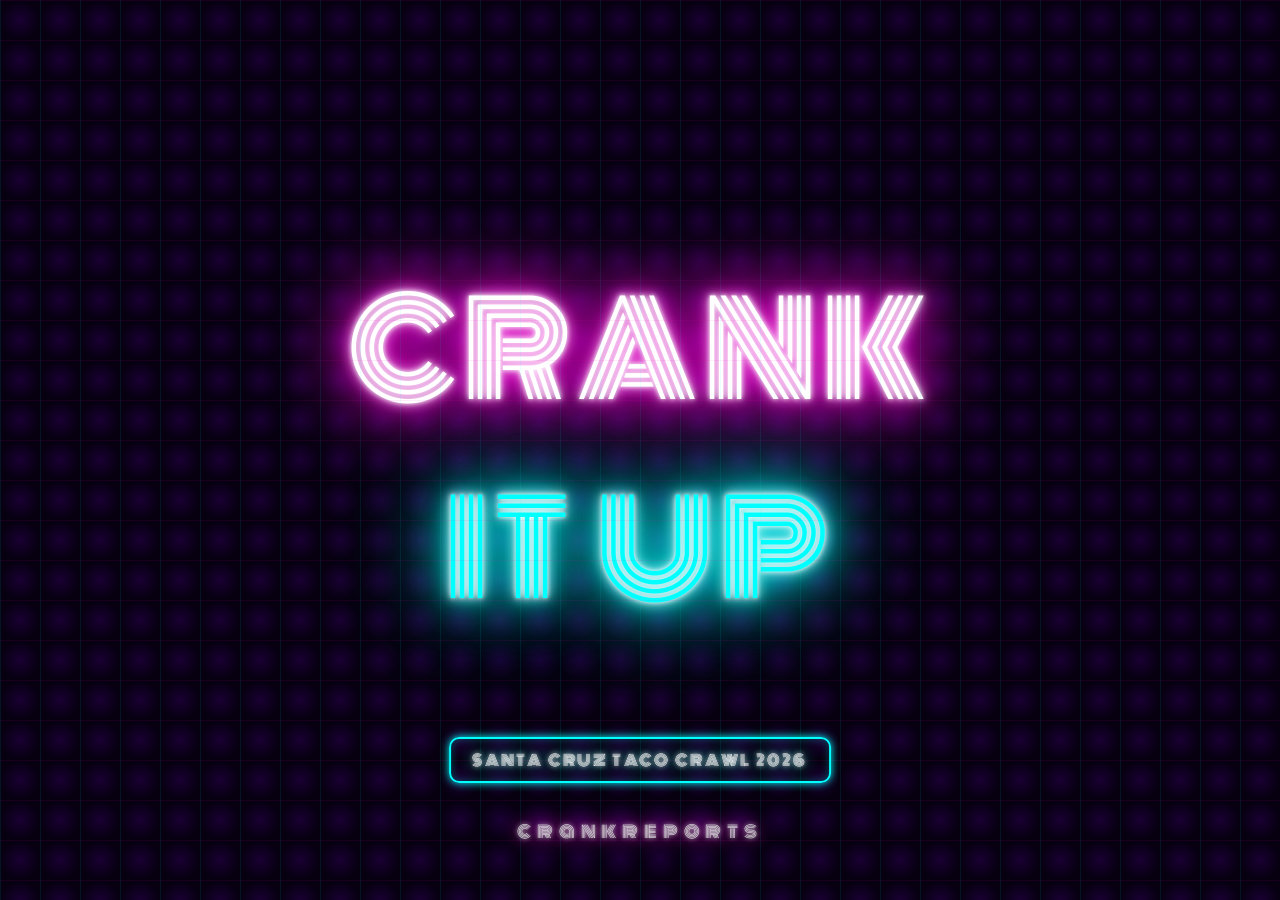
<file: index.html>
<!DOCTYPE html>
<html lang="en">
<head>
<meta charset="UTF-8">
<meta name="viewport" content="width=device-width, initial-scale=1.0">
<title>Crank It Up</title>
<link rel="preconnect" href="https://fonts.googleapis.com">
<link rel="preconnect" href="https://fonts.gstatic.com" crossorigin>
<link href="https://fonts.googleapis.com/css2?family=Monoton&display=swap" rel="stylesheet">
<style>
  * {
    margin: 0;
    padding: 0;
    box-sizing: border-box;
  }

  html, body {
    height: 100%;
    background: #060010;
    overflow: hidden;
  }

  body {
    display: flex;
    align-items: center;
    justify-content: center;
    background:
      radial-gradient(circle at 50% 50%, #1a0033 0%, #060010 70%);
    background-size: 40px 40px, 40px 40px, cover;
  }

  .grid {
    position: fixed;
    inset: 0;
    background-image:
      linear-gradient(rgba(255, 0, 200, 0.08) 1px, transparent 1px),
      linear-gradient(90deg, rgba(0, 255, 255, 0.08) 1px, transparent 1px);
    background-size: 40px 40px;
    pointer-events: none;
  }

  .stage {
    animation: spin 7s linear infinite;
  }

  .neon {
    font-family: 'Monoton', cursive;
    font-size: clamp(2.5rem, 10vw, 8rem);
    text-align: center;
    letter-spacing: 0.05em;
    color: #fff;
    text-shadow:
      0 0 5px #fff,
      0 0 12px #fff,
      0 0 20px #ff00de,
      0 0 40px #ff00de,
      0 0 70px #ff00de,
      0 0 100px #ff00de;
    animation: flicker 3.5s infinite alternate;
    white-space: nowrap;
  }

  .neon span {
    display: block;
  }

  .neon .up {
    color: #0ff;
    text-shadow:
      0 0 5px #fff,
      0 0 12px #fff,
      0 0 20px #0ff,
      0 0 40px #0ff,
      0 0 70px #0ff,
      0 0 100px #0ff;
  }

  .tagline {
    position: fixed;
    bottom: 6vh;
    left: 50%;
    transform: translateX(-50%);
    font-family: 'Monoton', cursive;
    font-size: clamp(0.7rem, 2vw, 1.2rem);
    color: #fff;
    letter-spacing: 0.3em;
    text-shadow: 0 0 5px #fff, 0 0 15px #ff00de, 0 0 30px #ff00de;
    opacity: 0.85;
  }

  .taco-button {
    position: fixed;
    bottom: 13vh;
    left: 50%;
    transform: translateX(-50%);
    padding: 0.6em 1.4em;
    font-family: 'Monoton', cursive;
    font-size: clamp(0.6rem, 1.6vw, 0.95rem);
    letter-spacing: 0.15em;
    color: #fff;
    text-decoration: none;
    border: 2px solid #0ff;
    border-radius: 10px;
    text-shadow: 0 0 5px #fff, 0 0 15px #0ff;
    box-shadow: 0 0 8px #0ff, inset 0 0 8px rgba(0, 255, 255, 0.3);
    transition: transform 0.15s ease, box-shadow 0.15s ease;
    white-space: nowrap;
  }

  .taco-button:hover {
    transform: translateX(-50%) scale(1.05);
    box-shadow: 0 0 20px #0ff, inset 0 0 12px rgba(0, 255, 255, 0.5);
  }

  @keyframes spin {
    from { transform: rotate(0deg); }
    to { transform: rotate(360deg); }
  }

  @keyframes flicker {
    0%, 18%, 22%, 25%, 53%, 57%, 100% {
      opacity: 1;
    }
    20%, 24%, 55% {
      opacity: 0.4;
    }
  }
</style>
</head>
<body>
  <div class="grid"></div>
  <div class="stage">
    <div class="neon">
      <span class="crank">CRANK</span>
      <span class="up">IT UP</span>
    </div>
  </div>
  <a class="taco-button" href="santa_cruz_taco_crawl_2026/">SANTA CRUZ TACO CRAWL 2026</a>
  <div class="tagline">crankreports</div>
</body>
</html>
</file>
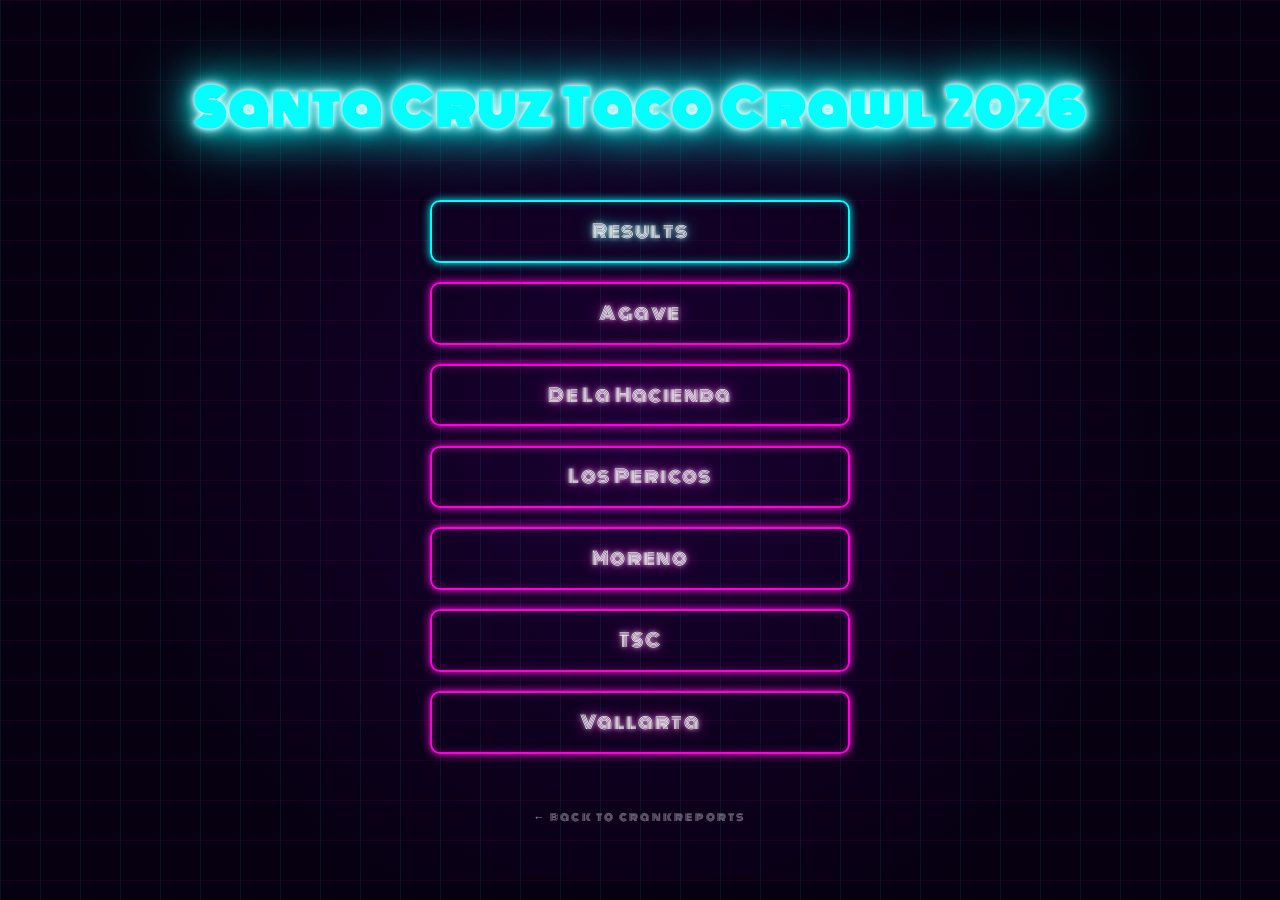
<file: santa_cruz_taco_crawl_2026/index.html>
<!DOCTYPE html>
<html lang="en">
<head>
<meta charset="UTF-8">
<meta name="viewport" content="width=device-width, initial-scale=1.0">
<title>Santa Cruz Taco Crawl 2026</title>
<link rel="preconnect" href="https://fonts.googleapis.com">
<link rel="preconnect" href="https://fonts.gstatic.com" crossorigin>
<link href="https://fonts.googleapis.com/css2?family=Monoton&display=swap" rel="stylesheet">
<style>
  * {
    margin: 0;
    padding: 0;
    box-sizing: border-box;
  }

  html, body {
    min-height: 100%;
    background: #060010;
  }

  body {
    display: flex;
    flex-direction: column;
    align-items: center;
    padding: 8vh 5vw 6vh;
    background: radial-gradient(circle at 50% 50%, #1a0033 0%, #060010 70%);
  }

  .grid {
    position: fixed;
    inset: 0;
    background-image:
      linear-gradient(rgba(255, 0, 200, 0.08) 1px, transparent 1px),
      linear-gradient(90deg, rgba(0, 255, 255, 0.08) 1px, transparent 1px);
    background-size: 40px 40px;
    pointer-events: none;
  }

  h1 {
    font-family: 'Monoton', cursive;
    font-size: clamp(1.4rem, 5vw, 3rem);
    text-align: center;
    letter-spacing: 0.05em;
    color: #0ff;
    text-shadow:
      0 0 5px #fff,
      0 0 12px #fff,
      0 0 20px #0ff,
      0 0 40px #0ff,
      0 0 70px #0ff;
    margin-bottom: 6vh;
    z-index: 1;
  }

  .links {
    display: flex;
    flex-direction: column;
    gap: 1.2rem;
    width: 100%;
    max-width: 420px;
    z-index: 1;
  }

  a.link {
    display: block;
    text-align: center;
    padding: 0.9em 1.2em;
    font-family: 'Monoton', cursive;
    font-size: clamp(0.8rem, 2.2vw, 1.1rem);
    letter-spacing: 0.08em;
    color: #fff;
    text-decoration: none;
    border: 2px solid #ff00de;
    border-radius: 10px;
    text-shadow: 0 0 5px #fff, 0 0 15px #ff00de;
    box-shadow: 0 0 8px #ff00de, inset 0 0 8px rgba(255, 0, 222, 0.3);
    transition: transform 0.15s ease, box-shadow 0.15s ease;
  }

  a.link:hover {
    transform: scale(1.04);
    box-shadow: 0 0 20px #ff00de, inset 0 0 12px rgba(255, 0, 222, 0.5);
  }

  a.link.results {
    border-color: #0ff;
    box-shadow: 0 0 8px #0ff, inset 0 0 8px rgba(0, 255, 255, 0.3);
    text-shadow: 0 0 5px #fff, 0 0 15px #0ff;
  }

  a.link.results:hover {
    box-shadow: 0 0 20px #0ff, inset 0 0 12px rgba(0, 255, 255, 0.5);
  }

  a.back {
    margin-top: 6vh;
    font-family: 'Monoton', cursive;
    font-size: 0.7rem;
    letter-spacing: 0.2em;
    color: #fff;
    opacity: 0.6;
    text-decoration: none;
    z-index: 1;
  }
</style>
</head>
<body>
  <div class="grid"></div>
  <h1>Santa Cruz Taco Crawl 2026</h1>
  <div class="links">
    <a class="link results" href="Results.html">Results</a>
    <a class="link" href="Agave.html">Agave</a>
    <a class="link" href="De%20La%20Hacienda.html">De La Hacienda</a>
    <a class="link" href="Los%20Pericos.html">Los Pericos</a>
    <a class="link" href="Moreno.html">Moreno</a>
    <a class="link" href="TSC.html">TSC</a>
    <a class="link" href="Vallarta.html">Vallarta</a>
  </div>
  <a class="back" href="../">&larr; back to crankreports</a>
</body>
</html>
</file>
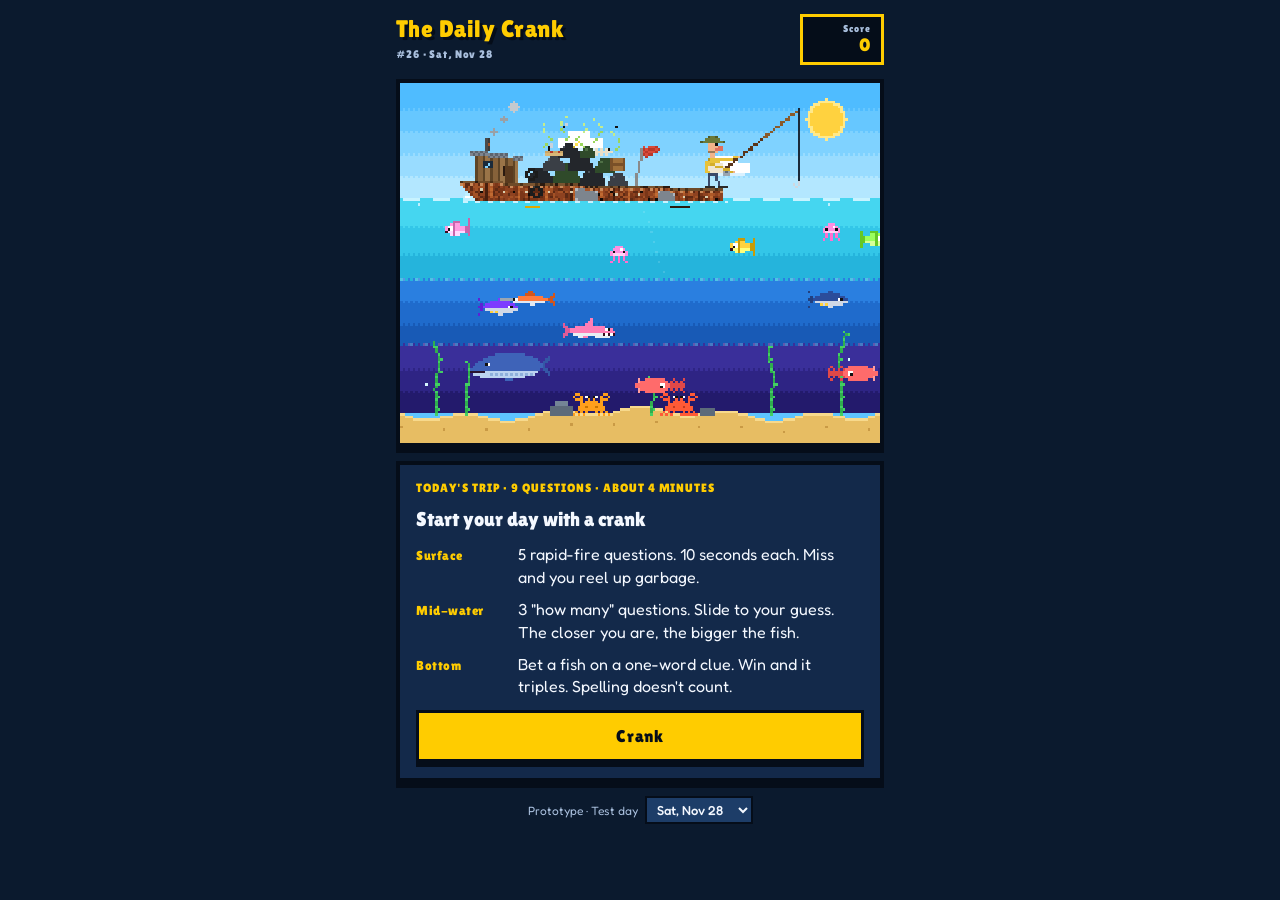
<file: thedailycrank/index.html>
<!doctype html>
<html lang="en">
<head>
<title>The Daily Crank</title>
<meta charset="utf-8">
<meta name="viewport" content="width=device-width, initial-scale=1, viewport-fit=cover">
<meta name="description" content="A daily fishing trivia game from Crank Reports. Nine questions, three depths, one barge.">
<meta property="og:title" content="The Daily Crank">
<meta property="og:description" content="A daily fishing trivia game. How deep can you go?">
<meta property="og:url" content="https://crankreports.com/thedailycrank/">
<meta property="og:type" content="website">
<meta name="theme-color" content="#0b1a2e">
<style>*,*::before,*::after{box-sizing:border-box}body{margin:0}img{max-width:100%}[hidden]{display:none!important}:root{padding-top:env(safe-area-inset-top,0px);padding-bottom:env(safe-area-inset-bottom,0px)}</style>
<meta name="claude:viewport-fit-sides" content="cover">
<link rel="preconnect" href="https://fonts.googleapis.com">
<link rel="preconnect" href="https://fonts.gstatic.com" crossorigin>
<link href="https://fonts.googleapis.com/css2?family=Bangers&family=Fredoka:wght@400;500;600;700&family=Lilita+One&display=swap" rel="stylesheet">
<style>
/* Layout: one narrow column like a handheld game - pixel scene on top, chunky question card below */
:root{
  --night:#0b1a2e; --panel:#13294a; --panel-2:#1d3d68; --edge:#050d19;
  --ink:#f4f8ff; --muted:#a9bfdd; --sun:#ffcc00; --coral:#ff5a4e; --kelp:#3ccf6e; --roast:#ff4fd8;
  --display:'Lilita One','Arial Black',system-ui,sans-serif;
  --shout:'Bangers',Impact,'Arial Black',sans-serif;
  --body:'Fredoka','Trebuchet MS',system-ui,sans-serif;
  color-scheme:dark;
}
html,body{height:100%}
body{background:var(--night);color:var(--ink);font:16px/1.4 var(--body)}
.app{max-width:520px;margin:0 auto;min-height:100%;display:flex;flex-direction:column;gap:14px;
  padding-block:14px 24px;padding-left:max(16px,env(safe-area-inset-left,0px));padding-right:max(16px,env(safe-area-inset-right,0px));box-sizing:border-box}
header{display:flex;align-items:center;justify-content:space-between;gap:12px}
.brand{font:400 clamp(18px,5.4vw,24px)/1 var(--display);color:var(--sun);text-shadow:3px 3px 0 var(--edge);letter-spacing:.02em;margin:0}
.brand small{display:block;font:400 11px/1.4 var(--display);color:var(--muted);text-shadow:none;letter-spacing:.08em;margin-top:6px}
.score{background:var(--edge);border:3px solid var(--sun);padding:6px 10px;text-align:right;min-width:84px}
.score span{display:block;font:400 10px var(--display);color:var(--muted);letter-spacing:.1em}
.score b{font:400 18px var(--display);color:var(--sun);font-variant-numeric:tabular-nums}
.stage{position:relative;border:4px solid var(--edge);box-shadow:0 6px 0 var(--edge);background:#5ec4ff;overflow:hidden}
#scene{display:block;width:100%;height:auto;aspect-ratio:4/3;image-rendering:pixelated;image-rendering:crisp-edges}
.banner{position:absolute;top:8px;left:50%;transform:translateX(-50%);font:400 clamp(12px,3.6vw,16px) var(--display);
  background:var(--sun);color:var(--edge);padding:5px 10px;border:3px solid var(--edge);white-space:nowrap;letter-spacing:.04em}
.banner.bad{background:var(--coral)}
.roastbox[hidden]{display:none}
.roastbox{position:absolute;inset:0;display:flex;flex-direction:column;align-items:center;justify-content:center;gap:16px;background:rgba(5,13,25,.5);padding:12px}
.roast-text{font:400 clamp(30px,9vw,44px)/1.02 var(--shout);color:var(--roast);letter-spacing:.03em;-webkit-text-stroke:1.5px var(--edge);
  text-shadow:4px 4px 0 var(--edge);text-align:center;margin:0;transform:rotate(-5deg);text-wrap:balance;max-width:92%}
.roastbox.go .roast-text{animation:slam .55s ease-out, wobble 1.4s ease-in-out .55s infinite}
@keyframes slam{0%{opacity:0;transform:scale(3.2) rotate(-20deg)}60%{opacity:1;transform:scale(.9) rotate(-3deg)}100%{transform:scale(1) rotate(-5deg)}}
@keyframes wobble{0%,100%{transform:rotate(-5deg)}50%{transform:rotate(-3deg) scale(1.05)}}
.ack{font-size:16px;padding:10px 16px}
.roastbox.go .ack{animation:pop .3s ease-out .45s both}
@keyframes pop{from{opacity:0;transform:translateY(10px)}to{opacity:1;transform:none}}
.praise{position:absolute;left:50%;top:40%;margin:0;pointer-events:none;opacity:0;white-space:nowrap;
  font:400 clamp(30px,9vw,44px)/1 var(--shout);color:var(--sun);letter-spacing:.04em;-webkit-text-stroke:1.5px var(--edge);text-shadow:4px 4px 0 var(--edge);transform:translate(-50%,-50%)}
.praise.go{animation:praise 1.5s ease-out forwards}
@keyframes praise{0%{opacity:0;transform:translate(-50%,-50%) scale(.4) rotate(6deg)}15%{opacity:1;transform:translate(-50%,-50%) scale(1.15) rotate(-3deg)}
  25%,70%{opacity:1;transform:translate(-50%,-50%) scale(1) rotate(-2deg)}100%{opacity:0;transform:translate(-50%,-90%) scale(1) rotate(-2deg)}}
.fatal{position:absolute;inset:0;display:flex;flex-direction:column;align-items:center;justify-content:center;gap:6px;background:rgba(0,0,0,.3);opacity:0;transition:opacity 1.4s ease-in;pointer-events:none}
.fatal.on{opacity:1}
.fatal b{font:400 clamp(48px,16vw,88px)/1 var(--shout);color:#d81e1e;letter-spacing:.05em;-webkit-text-stroke:2px #000;text-shadow:0 5px 0 #000;transform:scale(1.25);transition:transform 2.4s ease-out}
.fatal.on b{transform:scale(1)}
.fatal .pts{font:400 clamp(28px,8.5vw,44px)/1 var(--shout);color:var(--sun);letter-spacing:.04em;-webkit-text-stroke:1.5px #000;text-shadow:0 4px 0 #000;opacity:0;transform:scale(.6);transition:opacity .4s ease-out 1.2s, transform .5s cubic-bezier(.2,1.6,.4,1) 1.2s}
.fatal.on .pts{opacity:1;transform:scale(1)}
.score.bump{animation:bump .6s ease-out 3}
@keyframes bump{50%{transform:scale(1.15);background:#3a2a00}}
.inked{background:rgba(12,4,24,.25)}
.inked b{color:#f3ecff;text-shadow:0 5px 0 #4a1f78}
.fatal small{font:500 15px var(--body);color:#fff;text-align:center;padding:0 12px;text-shadow:0 2px 0 #000}
#scene{transition:filter 1.4s}
#scene.wasted{filter:grayscale(.9) contrast(1.15) brightness(.8)}
.panel{background:var(--panel);border:4px solid var(--edge);box-shadow:0 6px 0 var(--edge);padding:16px;display:flex;flex-direction:column;gap:12px;min-height:240px}
.panel h2{font:400 20px/1.2 var(--display);margin:0;color:var(--ink);text-wrap:balance}
.panel p{margin:0}
.eyebrow{font:400 12px var(--display);letter-spacing:.08em;color:var(--sun);text-transform:uppercase}
.muted{color:var(--muted);font-size:14px}
.timer{height:10px;background:var(--edge);border:2px solid var(--edge)}
.timer i{display:block;height:100%;width:100%;background:var(--sun)}
.timer.low i{background:var(--coral)}
.q{font-size:19px;line-height:1.35;font-weight:600;text-wrap:balance}
.opts{display:grid;grid-template-columns:1fr 1fr;gap:10px}
@media (max-width:360px){.opts{grid-template-columns:1fr}}
.opt{font:400 16px/1.25 var(--body);color:var(--ink);background:var(--panel-2);border:3px solid var(--edge);box-shadow:0 4px 0 var(--edge);
  padding:10px;text-align:left;cursor:pointer;min-height:54px;display:flex;align-items:center;gap:8px;min-width:0}
.opt span:first-child{min-width:0;overflow-wrap:anywhere}
.opt:hover:not(:disabled){background:#27508a}
.opt:active:not(:disabled){transform:translateY(3px);box-shadow:0 1px 0 var(--edge)}
.opt:disabled{cursor:default}
.opt .mark{margin-left:auto;font:400 18px var(--display)}
.opt.right{background:var(--kelp);color:var(--edge)}
.opt.wrong{background:var(--coral);color:var(--edge)}
.opt.dim{opacity:.55}
button:focus-visible,input:focus-visible{outline:3px solid var(--sun);outline-offset:3px}
.btn{font:400 17px var(--display);background:var(--sun);color:var(--edge);border:3px solid var(--edge);box-shadow:0 5px 0 var(--edge);padding:13px 18px;cursor:pointer;letter-spacing:.04em}
.btn:active:not(:disabled){transform:translateY(4px);box-shadow:0 1px 0 var(--edge)}
.btn:disabled{opacity:.6;cursor:default}
.link{background:none;border:0;color:var(--muted);font:400 13px var(--display);text-decoration:underline;cursor:pointer;padding:4px;align-self:center}
.feedback{min-height:1.5em;font:600 16px/1.3 var(--body)}
.feedback.good{color:var(--kelp)} .feedback.bad{color:var(--coral)}
/* slider */
.guess{display:flex;align-items:baseline;justify-content:center;gap:8px;flex-wrap:wrap}
.guess b{font:400 34px/1 var(--display);color:var(--sun);font-variant-numeric:tabular-nums;text-shadow:3px 3px 0 var(--edge)}
.range{width:100%;accent-color:var(--sun);height:34px;margin:0}
.ends{display:flex;justify-content:space-between;font-size:12px;color:var(--muted);font-variant-numeric:tabular-nums;margin-top:-6px}
.nudge{display:grid;grid-template-columns:56px 1fr 56px;gap:10px}
.nb{font:400 22px var(--display);background:var(--panel-2);color:var(--ink);border:3px solid var(--edge);box-shadow:0 4px 0 var(--edge);cursor:pointer}
.nb:active:not(:disabled){transform:translateY(3px);box-shadow:0 1px 0 var(--edge)}
/* word */
.clue{font-size:20px}
.word{display:grid;grid-template-columns:1fr auto;gap:10px}
.word input{font:600 20px var(--body);padding:10px 12px;border:3px solid var(--edge);background:#f4f8ff;color:#0b1a2e;min-width:0;border-radius:0}
.sugg{display:flex;flex-wrap:wrap;gap:8px;align-items:center;min-height:34px;font-size:14px;color:var(--muted)}
.chip{font:400 16px var(--body);background:var(--panel-2);color:var(--ink);border:2px solid var(--edge);box-shadow:0 3px 0 var(--edge);padding:4px 12px;cursor:pointer}
/* bait + results */
.rounds{margin:0;padding:0;list-style:none;display:flex;flex-direction:column;gap:10px}
.rounds li{display:grid;grid-template-columns:92px 1fr;gap:10px;align-items:baseline}
.rounds b{font:400 13px var(--display);color:var(--sun);letter-spacing:.04em}
.baits{display:flex;flex-direction:column;gap:8px}
.bait{display:grid;grid-template-columns:28px 1fr auto;align-items:center;gap:10px;text-align:left;min-height:46px;padding:8px 10px}
.bait .em{font-size:22px;line-height:1}
.bait .win{font:400 13px var(--display);color:var(--sun);font-variant-numeric:tabular-nums}
.bait small{display:block;color:var(--muted);font-size:13px}
.total{display:flex;align-items:baseline;gap:10px}
.total .big{font:400 44px/1 var(--display);color:var(--sun);font-variant-numeric:tabular-nums;text-shadow:3px 3px 0 var(--edge)}
.haul{margin:0;display:flex;flex-direction:column;gap:6px}
.haul div{display:grid;grid-template-columns:84px 1fr auto;gap:10px;align-items:center;padding:6px 0;border-bottom:2px dashed #27466f}
.haul dt{font:400 12px var(--display);color:var(--muted);letter-spacing:.06em}
.haul dd{margin:0;min-width:0}
.haul .e{font-size:18px;letter-spacing:1px}
.haul .n{font:400 14px var(--display);font-variant-numeric:tabular-nums}
.lb{display:flex;flex-direction:column;gap:10px;border-top:2px dashed #27466f;padding-top:12px}
.lb-title{margin:0;font:400 18px var(--display);color:var(--sun);letter-spacing:.02em}
.rankline{font:600 17px var(--body);color:var(--ink)}
.board{list-style:none;margin:0;padding:0;display:flex;flex-direction:column;gap:4px}
.board li{display:grid;grid-template-columns:36px 1fr auto;gap:10px;align-items:center;padding:6px 10px;background:var(--panel-2);border:2px solid var(--edge)}
.board li.me{background:#3a3000;border-color:var(--sun)}
.board li.gap{background:none;border:0;padding:0 10px;color:var(--muted)}
.board .rk{font:400 15px var(--display);color:var(--muted);font-variant-numeric:tabular-nums}
.board .nm{min-width:0;overflow-wrap:anywhere}
.board .sc{font:400 15px var(--display);color:var(--sun);font-variant-numeric:tabular-nums}
.share{background:var(--edge);color:var(--ink);padding:12px;margin:0;font:15px/1.5 ui-monospace,Menlo,Consolas,monospace;white-space:pre-wrap;overflow-x:auto;user-select:all}
.note{font-size:12px;color:var(--muted);text-align:center;margin:0}
.note select{font:500 13px var(--body);background:var(--panel-2);color:var(--ink);border:2px solid var(--edge);padding:3px 6px;margin-left:4px}
@media (prefers-reduced-motion:reduce){
  .btn:active,.opt:active,.nb:active{transform:none}
  .roastbox.go .roast-text,.roastbox.go .ack{animation:none}
  .fatal b,.fatal .pts{transition:none}
  .score.bump{animation:none}
  .praise.go{animation:fadeonly 1.5s forwards}
  @keyframes fadeonly{0%,70%{opacity:1;transform:translate(-50%,-50%)}100%{opacity:0;transform:translate(-50%,-50%)}}
}
</style>

</head>
<body>
<div class="app">
  <header>
    <h1 class="brand">The Daily Crank<small id="dayLabel">Sample trip</small></h1>
    <div class="score" aria-live="polite"><span>Score</span><b id="hudScore">0</b></div>
  </header>
  <div class="stage">
    <canvas id="scene" width="192" height="144" aria-label="A scrawny fisherman on the edge of a rusty trash barge, his line in the water while fish swim below"></canvas>
    <div class="banner" id="banner" hidden></div>
    <div class="roastbox" id="roastbox" hidden><p class="roast-text" id="roastText" aria-live="assertive"></p><button class="btn ack" id="ack">Yessir, I agree</button></div>
    <p class="praise" id="praise" aria-live="polite"></p>
    <div class="fatal" id="fatal"><b>FATALITY</b><span class="pts" id="fatalPts"></span><small>Your barge sank. But you caught a whale. Worth it.</small></div>
    <div class="fatal inked" id="inked"><b>INKED</b><span class="pts" id="inkedPts"></span><small>You got inked bro. Worth it, you caught a giant squid.</small></div>
  </div>
  <section class="panel" id="panel" aria-live="polite"></section>
  <p class="note" id="testTools">Prototype · <label for="daySel">Test day</label> <select id="daySel"></select></p>
</div>

<script>
(() => {
// ---------- content (sample day) ----------
// Questions live in questions.json next to this page.
let DAYS = {}, DAY_KEYS = [];
const isoOf = d=>`${d.getFullYear()}-${String(d.getMonth()+1).padStart(2,'0')}-${String(d.getDate()).padStart(2,'0')}`;
let dayKey, DAY, DAYNUM, KEY;
const esc = t=>String(t).replace(/[&<>"]/g, c=>({'&':'&amp;','<':'&lt;','>':'&gt;','"':'&quot;'})[c]);
const rich = t=>esc(t).replace(/\*([^*]+)\*/g, '<i>$1</i>');          // *italics*
const normAns = t=>String(t).toLowerCase().replace(/[^a-z]/g,'');
function hashStr(t){ let h = 2166136261; for(const ch of t){ h ^= ch.charCodeAt(0); h = Math.imul(h, 16777619); } return h>>>0; }
function shuffled(arr, seed){                                          // same order for everyone on a given day
  const a = arr.slice(); let x = seed || 1;
  for(let i=a.length-1;i>0;i--){ x ^= x<<13; x ^= x>>>17; x ^= x<<5; x >>>= 0; const j = x % (i+1); [a[i],a[j]] = [a[j],a[i]]; }
  return a;
}
function buildDay(key, d){
  const r1 = d.surface.map((q,i)=>{
    const opts = shuffled([q.answer, ...q.wrong], hashStr(key+':'+i));
    return { cat:esc(q.topic||''), q:rich(q.question), opts:opts.map(esc), raw:opts, a:opts.indexOf(q.answer) };
  });
  const r2 = d.midwater.map(q=>({
    q:rich(q.question), ans:+q.answer, min:+q.min, max:+q.max, step: q.step!=null ? +q.step : 1, unit:esc(q.unit||''),
    log: q.log!=null ? !!q.log : (+q.min>0 && q.max/q.min>=1000),
  }));
  const b = d.bottom;
  if(/\s/.test(String(b.answer).trim())) console.warn(`The Daily Crank: the ${key} Round 3 answer "${b.answer}" is more than one word.`);
  const r3main = { clue:rich(b.clue), show:esc(b.answer), ans:[b.answer, ...(b.alsoAccept||[])].map(normAns).filter(Boolean) };
  return { r1, r2, r3main };
}
async function loadQuestions(){
  const res = await fetch('questions.json', { cache:'no-cache' });
  if(!res.ok) throw new Error('questions.json ' + res.status);
  const raw = await res.json();
  for(const k of Object.keys(raw)){ if(/^\d{4}-\d{2}-\d{2}$/.test(k)) DAYS[k] = buildDay(k, raw[k]); }
  DAY_KEYS = Object.keys(DAYS).sort();
  if(!DAY_KEYS.length) throw new Error('no days in questions.json');
  dayKey = DAY_KEYS.filter(k=>k<=isoOf(new Date())).pop() || DAY_KEYS[0];
}
const ROASTS = [
  "You're a pig boy!",
  "A dirty fish for a dirty boy!",
  "You suck at this game!",
  "Your girlfriend hates you!",
  "You belong in the mud!",
  "PWND!",
  "Try again when you are better!",
  "I hate you!",
  "This is supposed to be easy!",
  "I am your father and I disown you!",
];
const PRAISE = [
  "Very nice!", "Nice boy!", "Wow!", "Hurray!", "You ARE the man!", "Look at you go!",
  "Oh boy!", "That's a big one!", "Awe struck!",
];
const ACKS = ["Yessir, I agree", "I won't mess up again", "My bad", "Oopsie"];
let WORDS = [], WORDSET = new Set();
fetch('words.txt').then(r=>r.ok ? r.text() : '').then(t=>{ WORDS = t.split(/\s+/).filter(Boolean); WORDSET = new Set(WORDS); }).catch(()=>{});

// ---------- day + storage ----------
function setDay(k){
  dayKey = k; DAY = DAYS[k];
  const d = new Date(k+'T00:00:00');
  DAYNUM = DAY_KEYS.indexOf(k) + 1;   // quiz number: the first day in questions.json is #1
  KEY = 'dailycrank-v4-' + k;
  document.getElementById('dayLabel').textContent =
    '#' + DAYNUM + ' · ' + d.toLocaleDateString('en-US',{weekday:'short',month:'short',day:'numeric'});
}
const store = {
  get(){ try { return JSON.parse(localStorage.getItem(KEY) || 'null'); } catch(e){ return null; } },
  set(v){ try { localStorage.setItem(KEY, JSON.stringify(v)); } catch(e){} },
  clear(){ try { localStorage.removeItem(KEY); } catch(e){} }
};

// ---------- canvas basics ----------
const cv = document.getElementById('scene'), ctx0 = cv.getContext('2d');
let ctx = ctx0;
const lay = document.createElement('canvas'); lay.width = 192; lay.height = 144; const lctx = lay.getContext('2d');
const RM = matchMedia('(prefers-reduced-motion: reduce)').matches;
const W = 192, H = 144, WY = 46, SANDY = 132, HANG = WY - 8;
const DEPTH = [64, 94, 122];
ctx.imageSmoothingEnabled = false;
const rect = (x,y,w,h,c)=>{ ctx.fillStyle=c; ctx.fillRect(Math.round(x),Math.round(y),w,h); };
const px = (x,y,c)=>rect(x,y,1,1,c);
const hsh = (x,y)=>((Math.imul(x,374761393) ^ Math.imul(y+7,668265263)) >>> 0) % 97;
const SKY = ['#4fbcff','#66c7ff','#7fd2ff','#99dcff','#b3e7ff'];
const ZONES = [ [WY, 77, ['#45d6f0','#33c6e8','#25b4dc']],       // surface: bright turquoise
                [78, 103, ['#2a7fe0','#1f6bcc','#185ab6']],     // mid-water: royal blue
                [104, SANDY-1, ['#3a2f9a','#2e2484','#231a6c']] ]; // bottom: deep indigo
function seaCol(y){
  for(const [a,b,c] of ZONES){ if(y>=a && y<=b){ const n=c.length, i=Math.min(n-1, Math.floor((y-a)/((b-a+1)/n))); return c[i]; } }
  return ZONES[2][2][2];
}

const S = { T:0, sink:0, noLine:false, hookY:HANG, jerk:0, bend:0, lean:0, crankA:0, shake:0, bob:0, hooked:null, bait:null, snap:null, flying:null, pile:0, ink:null, inked:null };
const swimmers = [], bubbles = [];

// ---------- procedural little fish ----------
const PAL = { small:['#ff7a3d','#ffd23f','#ff5fa2','#9bff5c','#ff9de2'] };
const SIZE = { small:[8,5] };
function makeFish(kind, scale=1, col){
  const [w,h] = SIZE[kind]; const p = PAL[kind];
  return { type:'fish', kind, base:kind, w:Math.round(w*scale), h:Math.round(h*scale)|1,
    col: col || p[Math.floor(Math.random()*p.length)],
    dir: Math.random()<.5?1:-1, x:0, y:0, phase:Math.random()*6, speed:8+Math.random()*12 };
}
function shade(hex, amt){
  const n = parseInt(hex.slice(1,7),16);
  let r=(n>>16)+amt, g=((n>>8)&255)+amt, b=(n&255)+amt;
  r=Math.max(0,Math.min(255,r)); g=Math.max(0,Math.min(255,g)); b=Math.max(0,Math.min(255,b));
  return '#'+((1<<24)+(r<<16)+(g<<8)+b).toString(16).slice(1);
}
function drawFish(f){
  const {w,h} = f, cy=(h-1)/2, rx=w/2, ry=h/2;
  const dark = shade(f.col,-55), light = shade(f.col,60);
  const P = (lx,ly,c)=>{ const X = f.dir>0 ? f.x+lx : f.x+(w-1-lx); px(X, f.y+ly, c); };
  const tl = Math.max(2, Math.floor(w/3)), wig = Math.round(Math.sin(f.phase));
  for(let k=1;k<=tl;k++){ const hh = Math.round(k*(h/2)/tl), oy = k>tl/2 ? wig : 0;
    for(let y=-hh;y<=hh;y++) P(-k, Math.round(cy)+y+oy, dark); }
  for(let ix=0;ix<w;ix++) for(let iy=0;iy<h;iy++){
    const dx=(ix+.5-rx)/rx, dy=(iy+.5-ry)/ry;
    if(dx*dx+dy*dy<=1){ let c = f.col; if(iy > cy+ry*.35) c = light; if(ix===Math.floor(w/2)) c = dark; P(ix,iy,c); }
  }
  const mid = Math.floor(w/2);
  for(let i=-1;i<=1;i++) P(mid+i-1, -1, dark);
  const ex = w-3, ey = Math.max(0, Math.round(cy)-1);
  P(ex,ey,'#fff'); P(ex+1,ey,'#fff'); P(ex,ey+1,'#fff'); P(ex+1,ey+1,'#111');
  P(w-1, Math.round(cy)+1, '#3a0d1e');
}

// ---------- sprite creatures (drawn facing right) ----------
const rnd = (a,b)=>a+Math.random()*(b-a);
const pick = a=>a[Math.floor(Math.random()*a.length)];
const COMMON = { W:'#ffffff', E:'#111111' };
const SPR = {};
const alt = (rows, heads)=>rows.map((r,i)=> heads[i] ? heads[i] + r.slice(heads[i].length) : r);
function def(name, pal, frames, variants){
  SPR[name] = { pal, frames, variants: variants || [{}], w: Math.max(...frames[0].map(r=>r.length)), h: frames[0].length };
}
const TUNA = [
  "........DD......",
  "T....DDDDDDDD...",
  "TT.DDDDDDDDDDDD.",
  ".TDDDDDDDDDDWEDD",
  "TT.SSSSSSSSSSSSS",
  "T....YSYSSSSSS..",
  "........SS......"];
def('tuna', {D:'#2b4c9b',T:'#22407f',S:'#cfd8e6',Y:'#ffd23f'},
  [TUNA, alt(TUNA,['T..','...','.T.','TTD','.T.','...','T..'])],
  [{}, {D:'#7d3cff',T:'#5d22d6'}, {D:'#1f8a70',T:'#136b56'}]);
const SWORD = [
  ".........FF...........",
  "F.......FFFF..........",
  "FF...DDDDDDDDDD.......",
  ".FFDDDDDDDDDDDDWEBBBBB",
  "FF..SSSSSSSSSSSSS.....",
  "F.......SS............"];
def('sword', {D:'#3d5aa8',F:'#2a3f7a',S:'#e3e9f2',B:'#9aa6b2'},
  [SWORD, alt(SWORD,['','.F.','FF.','FFD','FF.','.F.'])],
  [{}, {D:'#ff7a3d',F:'#d1561d'}]);
const SHARK = [
  "...........G.........",
  "..........GG.........",
  "T........GGG.........",
  "TT...GGGGGGGGGGGG....",
  ".TTGGGGGGGGGGGGGGWEG.",
  ".TTGGGGGGGGGGGGGGGGGG",
  "TT..LLLLLLLLLLLLKWKWK",
  "T.....LLGG...LLLLLL.."];
def('shark', {G:'#7d8fa3',T:'#62748a',L:'#e8eef4',K:'#3a0d1e'},
  [SHARK, alt(SHARK,['','','.T.','.TT','TTG','TTG','.TT','.T.'])],
  [{}, {G:'#ff7eb6',T:'#e05b98'}]);
const WHALE = [
  "..........BBBBBBBBBBBB..........",
  "T......BBBBBBBBBBBBBBBBBB.......",
  "TT...BBBBBBBBBBBBBBBBBBBBBB.....",
  ".TT.BBBBBBBBBBBBBBBBBBBBBBBBB...",
  "..TBBBBBBBBBBBBBBBBBBBBBWEBBBB..",
  "..TBBBBBBBBBBBBBBBBBBBBBBBBBBBB.",
  ".TT.BBBBBBBBBBBBBBBBBBBBBBBBBBBB",
  "TT...LLLLLLLLLLLLLLLLLLLLLKKKKKK",
  "T.....LgLgLgLgLgLgLgLgLgLLLLLLL.",
  "..........LLLLLLLLLLLLLLLLLL....",
  "...............BBB.............."];
def('whale', {B:'#3e63b8',T:'#3457a6',L:'#bcd3f0',g:'#8fb0dc',K:'#2a1430'},
  [WHALE, alt(WHALE,['TT.','.TT','..T','..T','..T','..T','..T','.TT','TT.'])],
  [{}, {B:'#5a4bd6',T:'#4b3dbf'}]);
const SQUID = [
  "r...r...RRRRRRRR..F.",
  ".r.r.r.RRRRRRRRRRRF.",
  "rrrrrrRRWWRRRRRRRRRR",
  "rrrrrrRRWERRRRRRRRRR",
  ".r.r.r.RRRRRRRRRRRF.",
  "r...r...RRRRRRRR..F."];
def('squid', {R:'#ff6b6b',r:'#e04848',F:'#ff9d9d'},
  [SQUID, alt(SQUID,['.r...r..','r.r.r.r','','','r.r.r.r','.r...r..'])],
  [{}, {R:'#b46bff',r:'#8f45e0',F:'#d4a8ff'}]);
const CRAB = [
  ".CC.........CC.",
  "C..C.WE.EW.C..C",
  ".CCC..C.C..CCC.",
  "...C.CCCCC.C...",
  "...CCCCCCCCC...",
  "..CCCDCCCDCCC..",
  "..CCCCCCCCCCC..",
  ".C.C.C...C.C.C.",
  "C.C.C.....C.C.C"];
def('crab', {C:'#ff5a36',D:'#c23a1f'},
  [CRAB, alt(CRAB,['','','','','','','','..C.C.C.C.C.C..','.C.C.......C.C.'])],
  [{}, {C:'#ff9f1c',D:'#c97300'}]);
const JELLY = [
  "..PPP..",
  ".PWPPP.",
  "PEPPPEP",
  "PLLLLLP",
  ".p.p.p.",
  "p..p..p",
  ".p.p.p."];
def('jelly', {P:'#ff8fe0',L:'#ffd0f4',p:'#ff6fd0'},
  [JELLY, alt(JELLY,['','','','','.p.p.p.','.p.p.p.','p..p..p'])],
  [{}, {P:'#8fd8ff',L:'#d0f0ff',p:'#6fc0f0'}]);
def('boot', {K:'#4a2a14',B:'#7a4a22',S:'#2a1a0e',L:'#e8d2a0'}, [[
  ".KKKK....",
  ".KBBK....",
  ".KLBK....",
  ".KBBK....",
  ".KLBKKK..",
  ".KBBBBBK.",
  ".KBBBBBBK",
  ".SSSSSSSS"]]);
def('duck', {Y:'#ffd23f',O:'#ff8a1f',y:'#e0a800'}, [[
  "...YYY..",
  "..YYEYOO",
  "..YYYY..",
  "Y.YYYY..",
  "YYYYYYYY",
  "yYYYYYYy",
  ".yyyyyy."]]);
def('bottle', {C:'#bff0ff',c:'#7fd0ea',R:'#ff3d3d'}, [[
  ".CCCCCC..",
  "CWWCCCCcR",
  "CCCCCCCcR",
  ".cccccc.."]]);

const KIND = {
  fish:   { y:[54,74], v:[8,20], n:3 },
  boot:   { float:WY-5, v:[2,4], n:1, hang:'c', name:'a soggy boot' },
  duck:   { float:WY-4, v:[3,5], n:1, hang:'c', name:'a rubber duck' },
  bottle: { float:WY-2, v:[2,5], n:1, hang:'c', name:'a plastic bottle' },
  jelly:  { y:[50,64], bob:2, v:[2,4], n:2, hang:'c', name:'a jellyfish' },
  tuna:   { y:[80,98], v:[14,22], n:2, name:'Tuna' },
  sword:  { y:[80,98], v:[18,26], n:1, name:'Swordfish' },
  shark:  { y:[80,96], v:[10,16], n:1, name:'Shark' },
  whale:  { y:[104,110], v:[4,6], n:1, name:'whale' },
  squid:  { y:[108,122], v:[6,10], n:2, name:'giant squid' },
  crab:   { ground:true, v:[4,7], n:2, hang:'c', name:'giant crab' },
};
const TRASH = ['boot','duck','bottle','jelly'];
function makeCreature(type, o={}){
  if(type==='fish') return makeFish('small', o.scale||1, o.col);
  const spr = SPR[type], s = o.scale||1;
  return { type, scale:s, pal: o.pal || pick(spr.variants), w:spr.w*s, h:spr.h*s,
    dir: Math.random()<.5?1:-1, x:0, y:0, phase:Math.random()*6, ph0:Math.random()*6, speed:0 };
}
function spawn(type, anyX){
  const k = KIND[type], e = makeCreature(type);
  e.speed = rnd(k.v[0], k.v[1]);
  e.y0 = k.ground ? SANDY - e.h + 1 : (k.float!==undefined ? k.float : rnd(k.y[0], k.y[1]));
  e.y = e.y0; e.bob = k.float!==undefined ? .8 : (k.bob||0); e.ph0 = e.ph0 || Math.random()*6;
  e.x = anyX ? rnd(0, W - e.w) : (e.dir>0 ? -e.w-4 : W+4);
  swimmers.push(e);
}
function drawSprite(e){
  const spr = SPR[e.type], n = spr.frames.length, fr = spr.frames[((Math.floor(e.phase/2.5) % n) + n) % n];
  const pal = Object.assign({}, COMMON, spr.pal, e.pal), s = e.scale||1;
  for(let y=0;y<fr.length;y++){ const row = fr[y];
    for(let x=0;x<row.length;x++){ const c = pal[row[x]]; if(!c) continue;
      const lx = e.dir>0 ? x : spr.w-1-x; rect(e.x+lx*s, e.y+y*s, s, s, c); } }
}
const drawEntity = e=> e.type==='fish' ? drawFish(e) : drawSprite(e);
Object.keys(KIND).forEach(t=>{ for(let i=0;i<KIND[t].n;i++) spawn(t,true); });

// ---------- world ----------
function line(x0,y0,x1,y1,colFn){
  x0=Math.round(x0);y0=Math.round(y0);x1=Math.round(x1);y1=Math.round(y1);
  const dx=Math.abs(x1-x0), dy=-Math.abs(y1-y0), sx=x0<x1?1:-1, sy=y0<y1?1:-1; let e=dx+dy;
  for(;;){ px(x0,y0,colFn(x0,y0)); if(x0===x1&&y0===y1)break; const e2=2*e; if(e2>=dy){e+=dy;x0+=sx;} if(e2<=dx){e+=dx;y0+=sy;} }
}
const lineCol = (x,y)=> y>=WY ? '#d8f4ff' : '#1a2a3a';

function drawWorld(){
  const T = S.T;
  for(let y=0;y<WY;y++){
    const bh = WY/SKY.length, bi = Math.min(SKY.length-1, Math.floor(y/bh));
    if(bi>0 && Math.floor(y - bi*bh)===0){ for(let x=0;x<W;x++) px(x,y,(x+y)%2?SKY[bi]:SKY[bi-1]); }
    else rect(0,y,W,1,SKY[bi]);
  }
  for(let y=-8;y<=8;y++) for(let x=-8;x<=8;x++){ const d=x*x+y*y; if(d<=64) px(170+x,14+y, d>42?'#ffe98a':'#ffd23f'); }
  [[0,10,3],[90,22,2.2],[150,32,1.5]].forEach(([bx,cy,sp])=>{
    const x = ((bx + T*sp) % (W+40)) - 30;
    rect(x,cy,18,4,'#ffffff'); rect(x+4,cy-3,9,3,'#ffffff'); rect(x+2,cy+4,14,1,'#d9f1ff');
  });
  let prev = null;
  for(let y=WY;y<SANDY;y++){
    const c = seaCol(y);
    if(prev && c!==prev){ for(let x=0;x<W;x++) px(x,y,(x+y)%2?c:prev); }
    else rect(0,y,W,1,c);
    prev = c;
  }
  for(const z of [78,104]) for(let x=(z===78?0:3);x<W;x+=6){ px(x,z,'#ffffff33'); px(x+1,z,'#ffffff33'); }
  const sh = Math.floor(T*8);
  for(let x=0;x<W;x++){ if((x+sh)%12<7) px(x,WY,'#c8f3ff'); if((x*7+sh*3)%41===0) px(x,WY+2,'#bdf0ff'); }
  for(let i=0;i<3;i++){ const rx = 30+i*60 + Math.sin(T*.4+i)*6; for(let y=WY+3;y<76;y+=2) if((y+i)%4===0) px(rx+(y-WY)*.3, y, '#ffffff22'); }
  for(let x=0;x<W;x++){ const top = SANDY + Math.round(Math.sin(x*.18)*1.5 + Math.sin(x*.05)*1.5); rect(x,top,1,H-top,'#e7bd63'); px(x,top,'#f7d98c'); if((x*13)%17===0) px(x,top+5,'#c99a45'); }
  rect(60,SANDY-3,9,4,'#5d6b7a'); rect(62,SANDY-5,5,2,'#748596'); rect(120,SANDY-2,6,3,'#5d6b7a');
  [[14,30],[26,22],[148,28],[176,34],[100,16]].forEach(([kx,kh],k)=>{
    for(let y=0;y<kh;y++){ const sx = kx + Math.round(Math.sin(T*1.6 + y*.28 + k)*1.6*(y/kh)); px(sx, SANDY-y, y%3?'#2fae4e':'#43cf63'); if(y%5===2) px(sx+1,SANDY-y,'#43cf63'); }
  });
}

// ---------- the trash barge ----------
const BX0 = 24, BX1 = 128;
const deckTop = x => WY - 8 + Math.round((x-BX0)*(0.03 + S.sink*0.14) + S.sink*44) + S.bob;
function blob(cx, by, w, h, c, hi){
  for(let y=0;y<h;y++) for(let x=0;x<w;x++){
    const dx=(x+.5-w/2)/(w/2), dy=(y+.5-h)/h; if(dx*dx+dy*dy<=1) px(cx-(w>>1)+x, by-h+1+y, c);
  }
  if(hi) px(cx-(w>>2), by-h+2, hi);
}
function drawBarge(){
  const T = S.T;
  S.bob = Math.round(Math.sin(T*1.5)) + (S.shake>.55 && Math.floor(T*28)%2 ? 1 : 0);
  // hull
  for(let x=BX0;x<=BX1;x++){
    const t = deckTop(x);
    for(let y=t; y<=WY+2; y++){
      const r = y-t;
      if((x-BX0) < r-1) continue;              // raked bow
      let c;
      if(r===0){
        if(hsh(x,1)%9===0) c='#2a1a10';
        else if(x%6===0) c='#4a3018';
        else c = Math.floor(x/6)%2 ? '#6e4a28' : '#7a5430';
      } else {
        const n = hsh(x,y);
        c = n<30?'#7a3618': n<60?'#8e4220': n<80?'#a35226':'#5e2a14';
        if(x%17===0) c='#4a200e';
        if(x%11===3 && r<=6) c = r%2 ? '#c06a32' : '#b05a28';
        if(r===3 && x%9===5) c='#d9cfb0';
        if(r===1 && x%4===0) c='#c98a5a';
        if(((x>=70&&x<=78)||(x>=103&&x<=109)) && r>=2 && r<=6) c = (r===2||r===6)&&(x===70||x===78||x===103||x===109) ? '#b0b8c0' : '#7d858e';
        if(r>=2 && hsh(x,r+40)%41===0) c='#120a06';
      }
      px(x,y,c);
    }
  }
  // tire hung on the side
  const tx=54, ty=deckTop(54)+3;
  for(let y=-2;y<=2;y++) for(let x=-2;x<=2;x++){ const d=x*x+y*y; if(d>=2 && d<=5) px(tx+x,ty+y,'#1c1c1c'); }
  px(tx-1,ty-2,'#3a3a3a');
  // water lapping over the low hull
  const sh = Math.floor(T*6);
  for(let x=BX0-2;x<=BX1+2;x++){ px(x, WY+1, (x+sh)%5<3 ? '#45d6f0':'#c8f3ff'); px(x, WY+2, '#45d6f0'); }
  // shack
  const s0 = 30, s1 = 46;
  for(let x=s0;x<=s1;x++){
    const base = deckTop(x)-1;
    for(let r=0;r<10;r++){
      let c = (Math.floor((x-s0)/3)%2) ? '#9a7448' : '#86623a';
      if((x-s0)%3===0) c='#5e4426';
      if(x===41 && r>=3 && r<=6) c='#2a1a10';
      if(x>=33 && x<=36 && r>=5 && r<=7) c = (x===35&&r===6)||(x===34&&r===5) ? '#7fd2ff' : '#1a2a3a';
      if(x>=42 && x<=44 && r<=6) c = '#5a3a1e';
      px(x, base-r, c);
    }
  }
  for(let x=s0-2;x<=s1+2;x++){
    if(x===43||x===44) continue;
    const ry = deckTop(s0)-12 + Math.round((x-s0)*0.12);
    px(x, ry, x%2?'#7d8590':'#5d646d'); px(x, ry+1, x%2?'#5d646d':'#7d8590');
  }
  // stove pipe + smoke
  const pt = deckTop(s0)-12;
  for(let r=1;r<=5;r++){ px(34,pt-r,'#4a4a4a'); px(35,pt-r, r===3?'#a35226':'#3a3a3a'); }
  for(let i=0;i<(S.sink>.2?0:3);i++){
    const ph = (T*.35 + i/3)%1, sx = 35 + ph*12, sy = pt-6 - ph*14, rr = ph<.5?1:2;
    for(let y=-rr;y<=rr;y++) for(let x=-rr;x<=rr;x++) if(x*x+y*y<=rr*rr) px(sx+x, sy+y, ph<.6?'#9aa0a6':'#c4c9ce');
  }
  // garbage pile: big, stacked and stinking
  const bp = S.pile>0 ? -1 : 0, dt0 = x=>deckTop(x)-1+bp;
  [[56,10,6,'#23262b','#4a515a'],[66,11,8,'#2f4a2a','#4f7046'],[77,10,7,'#23262b','#4a515a'],[87,8,5,'#3a3f46','#5a616a'],
   [61,9,6,'#3a3f46','#5a616a'],[72,10,7,'#23262b','#4a515a'],[82,8,6,'#2f4a2a','#4f7046']].forEach(([cx,w,h,c,hi],k)=>{
    blob(cx, dt0(cx)-(k>=4?5:0), w, h, c, hi); });
  blob(67, dt0(67)-10, 9, 6, '#23262b', '#4a515a');
  blob(75, dt0(75)-11, 6, 5, '#2f4a2a', '#4f7046');
  // pizza box, crate, banana peel, fish bones, tire
  for(let x=58;x<=64;x++){ px(x, dt0(x)-11, '#d9b778'); px(x, dt0(x)-12, x%3?'#c9a465':'#b8382a'); }
  for(let x=84;x<=89;x++) for(let r=6;r<=10;r++) px(x, dt0(x)-r, (r===8||x===84||x===89)?'#7a5028':'#a0703a');
  px(71,dt0(71)-16,'#ffe14d'); px(70,dt0(71)-15,'#ffe14d'); px(72,dt0(71)-15,'#ffe14d'); px(69,dt0(71)-14,'#c9b02a'); px(73,dt0(71)-14,'#c9b02a');
  for(let x=78;x<=83;x++) px(x, dt0(78)-13, '#e8e0c8');
  px(78,dt0(78)-14,'#e8e0c8'); px(78,dt0(78)-12,'#e8e0c8'); px(80,dt0(78)-14,'#e8e0c8'); px(80,dt0(78)-12,'#e8e0c8'); px(82,dt0(78)-14,'#e8e0c8'); px(82,dt0(78)-12,'#e8e0c8'); px(84,dt0(78)-13,'#e8e0c8');
  for(let y=-2;y<=2;y++) for(let x=-2;x<=2;x++){ const d=x*x+y*y; if(d>=2&&d<=5) px(52+x, dt0(52)-3+y, '#1c1c1c'); }
  if(S.sink<.15){
    // stink lines
    for(let i=0;i<5;i++){
      const bx = 58 + i*7, by = dt0(bx) - 14 - (i%2)*3;
      for(let y=0;y<10;y+=1){ if((y + Math.floor(T*10)) % 3 === 0) continue;
        px(bx + Math.round(Math.sin(T*4 + y*.7 + i*1.7)*1.6), by - y, y<5 ? '#9bd65c' : '#c4ec8c'); }
    }
    // flies
    for(let i=0;i<5;i++){
      const fx = 72 + Math.cos(T*(6+i) + i*2.1)*14, fy = dt0(72) - 16 + Math.sin(T*(8+i*.7) + i)*6;
      px(fx, fy, '#111'); if(Math.floor(T*20+i)%2) px(fx+1, fy-1, '#c8d2dc');
    }
  }
  // leaning flag pole with a tattered flag
  const fb = deckTop(94)-1;
  for(let r=0;r<16;r++) px(94 + Math.floor(r/5), fb-r, '#8a8a8a');
  const fx0 = 97, fy0 = fb-15;
  for(let x=0;x<7;x++) for(let y=0;y<4;y++){
    if((x===6&&y!==1)||(x===4&&y===3)||(x===5&&y===0)) continue;
    px(fx0+x, fy0+y+Math.round(Math.sin(T*5+x*.8)*.6), y===0||y===2?'#d94a3a':'#b8382a');
  }
}

// ---------- the fisherman ----------
const MAN = [
  "....hHHh....",
  "...HHHHHH...",
  ".hHHHHHHHHh.",
  "....SSSE....",
  "....SSSSNN..",
  "....SSSNNN..",
  "....BBBS....",
  ".....SS.....",
  ".....SS.....",
  "....jJJJ....",
  "...JJJJJJ...",
  "...JJWWWWW..",
  "...JWWWsWWW.",
  "...JWWWWWWW.",
  "...JJWWWWW..",
  "....PPPP....",
  "....P..P....",
  "....P..P....",
  "....P...P...",
  "....P...P...",
  "...KKKK.KKKK"];
const MANPAL = {H:'#6b7a3a',h:'#4f5a2a',S:'#f2b48a',E:'#111111',N:'#e0705e',B:'#9a7a5a',J:'#e8c23a',j:'#b8951f',W:'#efe6d2',s:'#c8b07a',P:'#3a4a6a',K:'#2a2a2a'};
const manOff = r => r<=14 ? -Math.round(S.lean*2.6*(15-r)/15) : 0;
function drawMan(){
  const fx = 119, fy = deckTop(126) - 21;
  for(let r=0;r<MAN.length;r++){ const row = MAN[r], o = manOff(r);
    for(let c=0;c<row.length;c++){ const col = MANPAL[row[c]]; if(col) px(fx+c+o, fy+r, col); } }
  return { fx, fy };
}
function drawRodAndArms(fx, fy){
  const sx = fx+5+manOff(10), sy = fy+10;               // shoulder
  const bx = fx+10+manOff(13), by = fy+13;              // grip
  const j = S.jerk, bd = S.bend;
  const tx = Math.round(bx+30 - 9*j - 3*bd), ty = Math.round(by-24 - 9*j + 14*bd);
  const cx = (bx+tx)/2 + 2*bd, cy = (by+ty)/2 + 8*bd - 2*j;
  let lx = bx, ly = by, hand2 = null;
  for(let i=1;i<=40;i++){
    const t = i/40, u = 1-t;
    const x = u*u*bx + 2*u*t*cx + t*t*tx, y = u*u*by + 2*u*t*cy + t*t*ty;
    line(lx,ly,x,y,()=> t<.55 ? '#5a3418' : '#8a5a2a');
    if(i===8) hand2 = {x:Math.round(x), y:Math.round(y)};
    lx=x; ly=y;
  }
  px(tx,ty,'#ff3d3d');
  // reel + spinning crank handle
  const rx = bx+1, ry = by+1;
  rect(rx-1,ry-1,3,3,'#9aa6b2'); px(rx,ry,'#5d6b7a');
  const kx = rx + Math.round(Math.cos(S.crankA)*2.6), ky = ry + Math.round(Math.sin(S.crankA)*2.6);
  // arms
  line(sx,sy,hand2.x,hand2.y,()=> '#e8c23a'); px(hand2.x,hand2.y,'#f2b48a');
  line(sx,sy+1,kx,ky,()=> '#d4ae2a'); px(kx,ky,'#f2b48a');
  return { tx, ty };
}

function drawHook(x,y){ px(x,y+1,'#cfd8e0'); px(x,y+2,'#cfd8e0'); px(x-1,y+3,'#cfd8e0'); px(x-2,y+2,'#cfd8e0'); }
function draw(){
  drawWorld();
  swimmers.forEach(e=>{ if(e.type==='whale') drawEntity(e); });
  swimmers.forEach(e=>{ if(e.type!=='whale') drawEntity(e); });
  bubbles.forEach(o=>{ px(o.x,o.y,'#d6f6ff'); });
  if(S.inked){ lctx.clearRect(0,0,W,H); ctx = lctx; }
  drawBarge();
  const {fx, fy} = drawMan();
  const {tx:tipX, ty:tipY} = drawRodAndArms(fx, fy);
  if(S.inked){ inkStains(fx, fy); ctx = ctx0; ctx.drawImage(lay, 0, 0); }
  const sway = S.hookY>WY && !S.hooked ? Math.round(Math.sin(S.T*1.4)) : 0;
  const hookX = tipX + sway;
  S.tipX = tipX;
  if(S.noLine){ /* the line went down with the ship */ }
  else if(S.snap){
    const p = S.snap.p, endY = tipY + (S.snap.y - tipY)*(1-p)*.5;
    if(endY>tipY+1) line(tipX,tipY,tipX+Math.round(p*3),endY,lineCol);
    const lx = S.snap.x + p*8, ly = S.snap.y + p*16;
    line(lx,ly-6,lx,ly,lineCol); drawHook(lx,ly);
  } else {
    line(tipX,tipY,hookX,S.hookY,lineCol);
    drawHook(hookX,S.hookY);
    const hung = S.hooked || S.bait;
    if(hung){
      const k = KIND[hung.type];
      if(k.hang==='c'){ hung.dir = 1; hung.x = hookX-(hung.w>>1); hung.y = S.hookY+1; }
      else if(hung.type==='fish'){
        hung.dir = S.hooked ? (Math.sin(S.T*14)>0?1:-1) : 1;
        hung.x = hung.dir>0 ? hookX-hung.w : hookX+1;
        hung.y = S.hookY + 2 - (hung.h>>1);
      } else {
        hung.dir = 1; hung.x = hookX-hung.w+(S.hooked?Math.round(Math.sin(S.T*25)):0);
        hung.y = S.hookY + 2 - (hung.h>>1);
      }
      drawEntity(hung);
    }
  }
  if(S.flying) drawEntity(S.flying);
  if(S.sink>0){
    ctx.globalAlpha = Math.min(.55, S.sink*1.1);
    const bot = Math.min(H, deckTop(BX1)+40);
    rect(0, WY+1, W, bot-WY-1, '#1a3f8f');
    ctx.globalAlpha = 1;
  }
  drawInk();
}

// ---------- squid ink ----------
const INK = '#150b22', INK2 = '#3a2358';
function disc(cx, cy, r, c){
  for(let dy=-Math.floor(r); dy<=r; dy++){ const w = Math.floor(Math.sqrt(r*r-dy*dy)); rect(cx-w, cy+dy, 2*w+1, 1, c); }
}
function makeInk(cx, cy){
  const splats = [];
  for(let i=0;i<70;i++){
    const x = rnd(-12,W+12), y = rnd(-12,H+12), t = Math.min(.72, Math.hypot(x-cx,y-cy)/230*.75 + rnd(0,.1));
    splats.push({ x, y, r:rnd(12,26), t });
    for(let j=0;j<3;j++) splats.push({ x:x+rnd(-30,30), y:y+rnd(-30,30), r:rnd(1,3), t:t*.9 });
  }
  splats.sort((a,b)=>a.t-b.t);
  const lag = [], ph = rnd(0,9);
  for(let x=0;x<W;x++) lag[x] = .14 + .07*Math.sin(x*.11+ph) + .05*Math.sin(x*.29+ph*2);
  for(let i=0;i<16;i++){ const x0 = Math.floor(rnd(0,W)), w = 1+Math.floor(rnd(0,3)), extra = rnd(.08,.3);
    for(let x=x0; x<x0+w && x<W; x++) lag[x] += extra; }
  return { splats, lag, spray:0, drip:0, fade:1 };
}
function drawInk(){
  const k = S.ink; if(!k) return;
  ctx.globalAlpha = k.fade;
  if(k.drip<=0){
    if(k.spray>=1) rect(0,0,W,H,INK);
    else k.splats.forEach(s=>{ const q = Math.max(0, Math.min(1, (k.spray-s.t)/.22)); if(q>0) disc(s.x, s.y, s.r*q, INK); });
  } else {
    for(let x=0;x<W;x++){
      const q = Math.max(0, Math.min(1, (k.drip-k.lag[x])/(1-k.lag[x])));
      const top = Math.round(-4 + Math.pow(q,1.7)*(H+10));
      if(top<H){ rect(x, top, 1, H-top, INK); px(x, top, INK2); }
    }
  }
  ctx.globalAlpha = 1;
}
// stains stuck to the barge and the man after the ink drips off (drawn only on top of them)
function makeStains(){
  const barge = [], man = [];
  for(let i=0;i<30;i++) barge.push({ x:Math.round(rnd(BX0+4,BX1)), dy:Math.round(rnd(-16,7)), r:rnd(2,6), run:Math.round(rnd(0,6)) });
  for(let i=0;i<7;i++) man.push({ dx:Math.round(rnd(0,12)), dy:Math.round(rnd(0,21)), r:rnd(1.2,2.6), run:Math.round(rnd(0,4)) });
  return { barge, man };
}
function inkStains(fx, fy){
  const st = S.inked;
  lctx.globalCompositeOperation = 'source-atop';
  const one = (x,y,s)=>{ disc(x, y, s.r, INK); if(s.run) rect(x, y, 1, s.r+s.run, INK); px(x-1, y-1, INK2); };
  st.barge.forEach(s=>one(s.x, deckTop(s.x)+s.dy, s));
  st.man.forEach(s=>one(fx+s.dx, fy+s.dy, s));
  lctx.globalCompositeOperation = 'source-over';
  // his eyes blink out of the ink
  for(let r=0;r<MAN.length;r++) for(let c=0;c<MAN[r].length;c++) if(MAN[r][c]==='E') px(fx+c+manOff(r), fy+r, '#ffffff');
}

// ---------- loop + tweens ----------
const tweens = [];
const animate = (d,fn)=>new Promise(res=>tweens.push({d,t:0,fn,res}));
const wait = s=>animate(s,()=>{});
const ease = p=>p<.5?2*p*p:1-Math.pow(-2*p+2,2)/2;
let last = performance.now(), bubbleT = 0;
const G = { timer:null };
function frame(now){
  const dt = Math.max(0, Math.min(.05,(now-last)/1000)); last = now; S.T += dt;
  for(let i=tweens.length-1;i>=0;i--){ const tw=tweens[i]; tw.t+=dt; tw.fn(Math.min(1,tw.t/tw.d)); if(tw.t>=tw.d){ tweens.splice(i,1); tw.res(); } }
  for(let i=swimmers.length-1;i>=0;i--){
    const f=swimmers[i];
    let v = f.speed;
    if(f.type==='squid' && !f.flee) v *= .3 + Math.max(0, Math.sin(f.phase*.5))*1.8;
    f.x += v*f.dir*dt; f.phase += dt*(f.type==='fish' ? 4+f.speed/3 : 6);
    if(f.bob) f.y = f.y0 + Math.round(Math.sin(S.T*2+f.ph0)*f.bob);
    if((f.dir>0 && f.x>W+4) || (f.dir<0 && f.x<-f.w-4)){ swimmers.splice(i,1); if(!f.flee) spawn(f.type); }
  }
  if(S.hooked) S.hooked.phase += dt*18;
  if(S.pile>0) S.pile -= dt;
  bubbleT -= dt;
  if(bubbleT<=0){ bubbleT = .5+Math.random()*.8; const xs=[14,26,148,176,100]; bubbles.push({x:xs[Math.floor(Math.random()*xs.length)], y:SANDY-4, v:10+Math.random()*8}); }
  for(let i=bubbles.length-1;i>=0;i--){ const o=bubbles[i]; o.y-=o.v*dt; o.x += Math.sin(S.T*3+i)*.15; if(o.y<WY+1) bubbles.splice(i,1); }
  if(G.timer){ G.timer.el += dt; G.timer.tick(); if(G.timer && G.timer.el>=G.timer.limit) G.timer.end(); }
  draw();
  requestAnimationFrame(frame);
}
requestAnimationFrame(frame);

// ---------- rod animations ----------
function lowerTo(y, d=1.1){ const y0=S.hookY; return animate(d, p=>{ S.hookY = y0+(y-y0)*ease(p); S.crankA -= .25; }); }
async function jerk(){
  await animate(.34, p=>{ const s = Math.sin(p*Math.PI); S.jerk = s; S.lean = s; S.shake = s; });
  S.jerk = 0; S.lean = 0; S.shake = 0;
}
// Hard cranking: the line moves in bursts, the rod loads up and he heaves back on every turn.
async function crank(y1, d, load){
  const y0 = S.hookY, n = Math.max(2, Math.round(d*3.2));
  await animate(d, p=>{
    const q = p - Math.sin(2*Math.PI*n*p)/(2*Math.PI*n);
    const pulse = (1 - Math.cos(2*Math.PI*n*p))/2;
    S.hookY = y0 + (y1-y0)*q;
    S.crankA = 2*Math.PI*n*p;
    S.bend = load ? .45 + .55*pulse : .15*pulse;
    S.lean = load ? .35 + .65*pulse : .35*pulse;
    S.shake = load ? pulse : 0;
  });
  S.bend = 0; S.lean = 0; S.shake = 0;
}
async function flyToPile(f){
  S.hooked = null; S.flying = f; f.dir = -1;
  const sx=f.x, sy=f.y, tx=66-(f.w>>1), ty=deckTop(66)-6-f.h;
  await animate(.6, p=>{ f.x = sx+(tx-sx)*p; f.y = sy+(ty-sy)*p - Math.sin(p*Math.PI)*16; });
  S.flying = null; S.pile = .3;
}
async function catchIt(type, o={}){
  S.bait = null;
  await jerk();
  const f = makeCreature(type, o); S.hooked = f;
  await crank(HANG, o.slow ? 2.2 : 1.4, true);
  await flyToPile(f);
  return f;
}
async function catchTrash(type){
  await jerk();
  await crank(WY+1, 1.0, false);
  const i = swimmers.findIndex(s=>s.type===type && !s.flee);
  if(i>=0){ swimmers.splice(i,1); spawn(type); }
  S.hooked = makeCreature(type);
  await crank(HANG, .5, true);
  await flyToPile(S.hooked);
}
async function catchWhale(bet){
  S.bait = null;
  await jerk();
  const f = makeCreature('whale', { scale:2 }); S.hooked = f;
  await crank(HANG, 2.4, true);
  S.hooked = null; S.flying = f; f.dir = -1; S.noLine = true;
  const sx = f.x, sy = f.y, tx = 70-(f.w>>1);
  await animate(.7, p=>{ const ty = deckTop(70)-f.h+5; f.x = sx+(tx-sx)*p; f.y = sy+(ty-sy)*p - Math.sin(p*Math.PI)*22; });
  const off = f.y - deckTop(70);
  await animate(2.8, p=>{
    S.sink = ease(p); S.shake = p<.35 ? 1 : 0;
    f.y = deckTop(70) + off;
    if(Math.random()<.5) bubbles.push({ x:rnd(30,140), y:deckTop(80)+4, v:14+Math.random()*12 });
  });
  S.shake = 0; hideBanner();
  $('fatalPts').textContent = `+${fmt(bet*2)} POINTS`;
  updateScore(); const sc = document.querySelector('.score'); sc.classList.remove('bump'); void sc.offsetWidth; sc.classList.add('bump');
  $('scene').classList.add('wasted'); $('fatal').classList.add('on');
  await wait(3.2);
}
async function catchSquid(bet){
  S.bait = null;
  await jerk();
  const f = makeCreature('squid', { scale:2 }); S.hooked = f;
  await crank(HANG, 2.2, true);
  await animate(.45, ()=>{ S.shake = 1; });                       // it thrashes at the surface…
  S.ink = makeInk(f.x + f.w/2, f.y + f.h/2);
  await animate(RM ? .25 : .9, p=>{ S.ink.spray = p; S.shake = RM ? 0 : (p<.6 ? 1 : 0); }); // …and lets him have it
  S.ink.spray = 1; S.shake = 0;
  await flyToPile(f);                                             // hauled aboard behind the ink
  S.inked = makeStains(); hideBanner();
  $('inkedPts').textContent = `+${fmt(bet*2)} POINTS`;
  updateScore(); const sc = document.querySelector('.score'); sc.classList.remove('bump'); void sc.offsetWidth; sc.classList.add('bump');
  $('inked').classList.add('on');
  if(RM) await animate(1.2, p=>{ S.ink.fade = 1-p; });
  else await animate(3.6, p=>{ S.ink.drip = p; });                // drips off slowly
  S.ink = null;
  await wait(2);
}
async function snapLine(type){
  await jerk();
  const f = S.bait || makeCreature(type); S.bait = null;
  f.x = (S.tipX || 150) - f.w; f.y = S.hookY - (f.h>>1); f.dir = 1; f.speed = 70; f.flee = true; f.bob = 0;
  swimmers.push(f);
  S.snap = { x:S.tipX || 150, y:S.hookY, p:0 };
  await animate(1.0, p=>S.snap.p=p);
  S.snap = null; S.hookY = HANG;
}

// ---------- UI helpers ----------
const $ = id=>document.getElementById(id);
const panel = $('panel'), bannerEl = $('banner');
const fmt = n=>Number(n).toLocaleString('en-US');
function banner(t, bad){ bannerEl.textContent = t; bannerEl.classList.toggle('bad', !!bad); bannerEl.hidden = false; }
const hideBanner = ()=>{ bannerEl.hidden = true; };
let lastPraise = -1;
function praise(text){
  if(!text){ let i; do { i = Math.floor(Math.random()*PRAISE.length); } while(i===lastPraise && PRAISE.length>1); lastPraise = i; text = PRAISE[i]; }
  const el = $('praise'); el.textContent = text;
  el.classList.remove('go'); void el.offsetWidth; el.classList.add('go');
}
let lastRoast = -1;
function roast(){
  return new Promise(res=>{
    let i; do { i = Math.floor(Math.random()*ROASTS.length); } while(i===lastRoast && ROASTS.length>1);
    lastRoast = i;
    const box = $('roastbox'), btn = $('ack');
    $('roastText').textContent = ROASTS[i];
    btn.textContent = pick(ACKS);
    box.hidden = false; box.classList.remove('go'); void box.offsetWidth; box.classList.add('go');
    setTimeout(()=>{ try{ btn.focus({preventScroll:true}); }catch(e){} }, 450);
    btn.onclick = ()=>{ box.hidden = true; box.classList.remove('go'); res(); };
  });
}
function feedback(text, good){ const fb=$('fb'); if(fb){ fb.textContent=text; fb.className='feedback '+(good?'good':'bad'); } }
function waiting(text){ panel.innerHTML = `<div class="eyebrow">Going deep!</div><p class="muted">${text}</p>`; }
function startTimer(limit, onEnd){
  G.timer = { el:0, limit,
    tick(){ const f = 1 - this.el/this.limit, bar=$('tbar'), tm=$('timer');
      if(bar) bar.style.width = (Math.max(0,f)*100)+'%'; if(tm) tm.classList.toggle('low', f<.25); },
    end(){ G.timer = null; onEnd(); } };
}
const timerHTML = '<div class="timer" id="timer"><i id="tbar"></i></div>';

// multiple choice
function askMC(q, limit, eyebrow){
  return new Promise(res=>{
    panel.innerHTML =
      `<div class="eyebrow">${eyebrow}</div>${timerHTML}
       <p class="q">${q.q}</p>
       <div class="opts">${q.opts.map((o,i)=>`<button class="opt" id="opt${i}" data-i="${i}"><span>${o}</span><span class="mark" aria-hidden="true"></span></button>`).join('')}</div>
       <p class="feedback" id="fb"></p>`;
    let done = false;
    const finish = idx=>{
      if(done) return; done = true;
      const el = G.timer ? G.timer.el : limit; G.timer = null;
      panel.querySelectorAll('.opt').forEach((b,i)=>{
        b.disabled = true;
        if(i===q.a){ b.classList.add('right'); b.querySelector('.mark').textContent='✓'; }
        else if(i===idx){ b.classList.add('wrong'); b.querySelector('.mark').textContent='✗'; }
        else b.classList.add('dim');
      });
      const ms = Math.min(limit*1000, Math.round(el*1000));
      res({ idx, correct: idx===q.a, left: Math.max(0, limit-el), ms });
    };
    startTimer(limit, ()=>finish(-1));
    panel.querySelectorAll('.opt').forEach(b=>b.onclick = ()=>finish(+b.dataset.i));
  });
}

// how-many slider
const sig3 = v=>{ if(v<1000) return Math.round(v); const p = Math.pow(10, Math.floor(Math.log10(v))-2); return Math.round(v/p)*p; };
function closeness(g, a){
  if(g==null || g<=0) return 0;
  const r = Math.max(g/a, a/g);
  if(r<=1.05) return 1; if(r>=2) return 0;
  return 1 - (Math.log(r)-Math.log(1.05))/(Math.log(2)-Math.log(1.05));
}
function askSlider(q, limit, eyebrow){
  return new Promise(res=>{
    const lin = !q.log, step = q.step||1;
    const toVal = v=> lin ? Math.round(+v/step)*step : sig3(Math.exp(Math.log(q.min)+(Math.log(q.max)-Math.log(q.min))*v/1000));
    const start = lin ? Math.round((q.min+q.max)/2/step)*step : 500;
    panel.innerHTML =
      `<div class="eyebrow">${eyebrow}</div>${timerHTML}
       <p class="q">${q.q}</p>
       <div class="guess"><b id="gv"></b><span class="muted">${q.unit}</span></div>
       <input class="range" type="range" id="sl" min="${lin?q.min:0}" max="${lin?q.max:1000}" step="${lin?step:1}" value="${start}" aria-label="Your guess in ${q.unit}">
       <div class="ends"><span>${fmt(q.min)}</span><span>${fmt(q.max)}</span></div>
       <div class="nudge"><button class="nb" id="minus" aria-label="Lower">−</button><button class="btn" id="lock">Lock it in</button><button class="nb" id="plus" aria-label="Higher">+</button></div>
       <p class="muted" id="ansline"></p>
       <p class="feedback" id="fb"></p>`;
    const sl=$('sl'), gv=$('gv'); let touched=false, done=false;
    const show = ()=>{ gv.textContent = fmt(toVal(sl.value)); };
    const nudge = d=>{ touched = true; sl.value = Math.min(+sl.max, Math.max(+sl.min, +sl.value + d*(lin?step:8))); show(); };
    sl.oninput = ()=>{ touched = true; show(); };
    $('minus').onclick = ()=>nudge(-1); $('plus').onclick = ()=>nudge(1);
    show();
    const finish = timedOut=>{
      if(done) return; done = true; G.timer = null;
      sl.disabled = true; ['minus','plus','lock'].forEach(id=>$(id).disabled = true);
      res({ guess: (timedOut && !touched) ? null : toVal(sl.value) });
    };
    $('lock').onclick = ()=>finish(false);
    startTimer(limit, ()=>finish(true));
  });
}

// one-word answer with spelling help
const norm = s=>s.toLowerCase().replace(/[^a-z]/g,'');
const tol = a=> a.length<=4 ? 1 : 2;
function dist(a,b,max){
  const n=a.length, m=b.length; if(Math.abs(n-m)>max) return max+1;
  let pp=null, p=new Array(m+1); for(let j=0;j<=m;j++) p[j]=j;
  for(let i=1;i<=n;i++){
    const c=new Array(m+1); c[0]=i; let best=i;
    for(let j=1;j<=m;j++){
      const cost = a[i-1]===b[j-1] ? 0 : 1;
      let v = Math.min(p[j]+1, c[j-1]+1, p[j-1]+cost);
      if(pp && i>1 && j>1 && a[i-1]===b[j-2] && a[i-2]===b[j-1]) v = Math.min(v, pp[j-2]+1);
      c[j]=v; if(v<best) best=v;
    }
    if(best>max) return max+1; pp=p; p=c;
  }
  return p[m];
}
function suggest(inp, sg){
  const w = norm(inp.value);
  if(w.length<3 || WORDSET.has(w)){ sg.innerHTML=''; return; }
  const max = w.length<=4 ? 1 : 2, out = [];
  for(let i=0;i<WORDS.length;i++){
    const c = WORDS[i]; if(Math.abs(c.length-w.length)>max) continue;
    const d = dist(w,c,max); if(d<=max) out.push([d,i,c]);
  }
  out.sort((a,b)=>a[0]-b[0] || a[1]-b[1]);
  const top = out.slice(0,3);
  if(!top.length){ sg.innerHTML=''; return; }
  sg.innerHTML = '<span>Did you mean</span>' + top.map(t=>`<button type="button" class="chip">${t[2]}</button>`).join('');
  sg.querySelectorAll('.chip').forEach(b=>b.onclick=()=>{ inp.value = b.textContent; sg.innerHTML=''; inp.focus(); });
}
function askWord(q, limit, eyebrow){
  return new Promise(res=>{
    panel.innerHTML =
      `<div class="eyebrow">${eyebrow}</div>${timerHTML}
       <p class="q clue">${q.clue}</p>
       <p class="muted">One word. Spelling doesn't count.</p>
       <form class="word" id="wf"><input id="ans" type="text" autocomplete="off" autocorrect="off" autocapitalize="off" spellcheck="false" enterkeyhint="go" maxlength="30" aria-label="Your answer"><button class="btn" type="submit">Reel</button></form>
       <div class="sugg" id="sugg" aria-live="polite"></div>
       <p class="feedback" id="fb"></p>`;
    const inp=$('ans'), sg=$('sugg'); let done=false, deb;
    let warnT;
    const oneWord = ()=>{ const fb = $('fb'); fb.textContent = 'One word only. No spaces.'; fb.className = 'feedback bad';
      clearTimeout(warnT); warnT = setTimeout(()=>{ if(!done){ fb.textContent = ''; fb.className = 'feedback'; } }, 1800); };
    inp.onkeydown = e=>{ if(e.key===' ' || e.key==='Spacebar'){ e.preventDefault(); oneWord(); } };
    inp.oninput = ()=>{
      if(/\s/.test(inp.value)){ const p = inp.selectionStart; inp.value = inp.value.replace(/\s+/g,''); try{ inp.setSelectionRange(p-1,p-1); }catch(e){} oneWord(); }
      clearTimeout(deb); deb = setTimeout(()=>suggest(inp,sg), 140);
    };
    const finish = ()=>{
      if(done) return; done = true; G.timer = null; clearTimeout(deb);
      inp.disabled = true; panel.querySelector('#wf button').disabled = true; sg.innerHTML = '';
      clearTimeout(warnT);
      const v = norm(inp.value.replace(/\s+/g,''));
      res({ text: inp.value.trim(), correct: v.length>0 && q.ans.some(a=>dist(v,a,tol(a))<=tol(a)) });
    };
    $('wf').onsubmit = e=>{ e.preventDefault(); finish(); };
    startTimer(limit, finish);
    setTimeout(()=>{ try{ inp.focus({preventScroll:true}); }catch(e){} }, 60);
  });
}

// ---------- game state ----------
let R;
function fresh(){ R = { catches:[], r1:[], r2:[], bottom:null, picks:{ r1:[], r2:[], r3:null } }; S.hookY = HANG; S.bait=null; S.hooked=null; S.flying=null; S.sink=0; S.noLine=false; S.ink=null; S.inked=null;
  $('scene').classList.remove('wasted'); $('fatal').classList.remove('on'); $('inked').classList.remove('on'); updateScore(); }
function baseSum(round){ return R.catches.filter(c=>c.round===round).reduce((s,c)=>s+c.base,0); }
function bottomDelta(){ const b=R.bottom; if(!b) return 0; if(b.type==='hook') return b.win?100:0; return b.win ? 2*b.bet : -b.bet; }
function total(){ return baseSum(1)+baseSum(2)+bottomDelta(); }
function updateScore(){ $('hudScore').textContent = fmt(total()); }

async function toDepth(d, i){
  if(Math.abs(S.hookY-DEPTH[d])>1){
    waiting(i===0 ? ['Round 1','Round 2','Final round'][d] : 'Master Baiter');
    await lowerTo(DEPTH[d], i===0 ? 1.2 : .7);
  }
  hideBanner();
}
async function junk(lead){
  const t = pick(TRASH);
  feedback(`${lead} You reeled up ${KIND[t].name}.`, false);
  banner('JUNK!', true);
  await catchTrash(t);
  hideBanner();
  await roast();
}

async function round1(){
  const list = DAY.r1;
  for(let i=0;i<list.length;i++){
    await toDepth(0, i);
    const q = list[i];
    const r = await askMC(q, 10, `Surface · ${i+1} of ${list.length} · ${q.cat}`);
    R.picks.r1.push({ choice: r.idx>=0 ? q.raw[r.idx] : null, ms: r.ms });
    if(r.correct){
      const pts = 100 + Math.round(50*(10000 - r.ms)/10000);
      feedback(`Fish on! +${pts}`, true); praise();
      const f = await catchIt('fish');
      R.catches.push({ round:1, base:pts, type:'fish', col:f.col, name:'Little fish', emoji:'🐟' });
      R.r1.push('🐟'); updateScore();
    } else {
      await junk(r.idx<0 ? 'Too slow!' : 'Wrong!');
      R.r1.push('❌');
    }
    await wait(.2);
  }
}
async function round2(){
  const list = DAY.r2;
  for(let i=0;i<list.length;i++){
    await toDepth(1, i);
    const q = list[i];
    const r = await askSlider(q, 20, `Mid-water · ${i+1} of ${list.length} · How many?`);
    R.picks.r2.push({ guess: r.guess });
    const c = closeness(r.guess, q.ans), pts = Math.round(300*c);
    $('ansline').textContent = `Answer: ${fmt(q.ans)} ${q.unit}. ` + (r.guess==null ? "You didn't lock in a guess." : `You said ${fmt(r.guess)}.`);
    if(pts>0){
      const type = c>=.85 ? 'shark' : (c>=.5 ? 'sword' : 'tuna');
      feedback(`${c===1?'Bullseye! ':''}${Math.round(c*100)}% close. ${KIND[type].name} on! +${pts}`, true);
      praise(c===1 ? 'Bullseye!' : (c<.5 ? pick(['Close enough!','Eh, good enough!','Not bad!']) : null));
      const f = await catchIt(type);
      R.catches.push({ round:2, base:pts, type, col:f.col, pal:f.pal, name:KIND[type].name, emoji:'🐠' });
      R.r2.push('🐠'); updateScore();
    } else {
      await junk(r.guess==null ? "Time's up!" : 'Way off!');
      R.r2.push('❌');
    }
    await wait(.4);
  }
}
function chooseBait(){
  return new Promise(res=>{
    const list = R.catches.map((c,i)=>({c,i})).sort((a,b)=>b.c.base-a.c.base);
    const opts = list.map(({c,i})=>
      `<button class="opt bait" data-i="${i}"><span class="em" aria-hidden="true">${c.emoji}</span>
        <span>${c.name} · ${c.base} pts<small>Miss and it swims off</small></span>
        <span class="win">Win ${fmt(c.base*3)}</span></button>`).join('');
    panel.innerHTML =
      `<div class="eyebrow">Round 3 · The bottom</div>
       <h2>Pick your bait</h2>
       <p class="muted">Answer a one-word clue. Win and your bait's points triple. Miss and you lose them.</p>
       <div class="baits">${opts}
         <button class="opt bait" data-i="-1"><span class="em" aria-hidden="true">🪝</span>
           <span>Bare hook<small>Same clue, no risk</small></span><span class="win">Win 100</span></button>
       </div>`;
    panel.querySelectorAll('.bait').forEach(b=>b.onclick=()=>res(+b.dataset.i));
  });
}
async function round3(){
  banner('ROUND 3 · THE BOTTOM');
  const pick3 = await chooseBait();
  if(pick3>=0){
    const c = R.catches[pick3];
    S.bait = makeCreature(c.type, { col:c.col, pal:c.pal });
    waiting('Final round');
    await lowerTo(DEPTH[2], 1.4); hideBanner();
    const q = DAY.r3main;
    const r = await askWord(q, 30, `Bottom · Bait: ${c.name}, ${c.base} pts`);
    R.picks.r3 = { bait: pick3, text: r.text };
    if(r.correct){
      const prize = c.base<=150 ? 'crab' : (c.base<=250 ? 'squid' : 'whale');
      R.bottom = { type:'bait', win:true, bet:c.base, prize };
      feedback(`${q.show}! A ${KIND[prize].name}! +${fmt(c.base*2)} (bait tripled to ${fmt(c.base*3)})`, true);
      banner(KIND[prize].name.toUpperCase()+'!'); praise();
      if(prize==='whale') await catchWhale(c.base);
      else if(prize==='squid') await catchSquid(c.base);
      else await catchIt(prize, { scale:2, slow:true });
    } else {
      R.bottom = { type:'bait', win:false, bet:c.base };
      feedback(`Snap! It was ${q.show}. Your bait swam off with ${c.base} pts.`, false);
      banner('SNAP!', true);
      await snapLine('squid');
    }
  } else {
    waiting('Dropping a bare hook to the bottom…');
    await lowerTo(DEPTH[2], 1.4); hideBanner();
    const q = DAY.r3main;
    const r = await askWord(q, 30, 'Bottom · Bare hook');
    R.picks.r3 = { bait: -1, text: r.text };
    R.bottom = { type:'hook', win:r.correct, bet:0, prize:'crab' };
    if(r.correct){ feedback(`${q.show}! A little crab grabbed on. +100`, true); praise(); await catchIt('crab'); }
    else { feedback(`Snap! It was ${q.show}. Nothing lost.`, false); banner('SNAP!', true); await snapLine('squid'); }
  }
  updateScore();
  await wait(1.2); hideBanner();
}

function shareText(res){
  return `The Daily Crank #${DAYNUM} 🎣\nSurface:  ${res.r1.join('')}\nMid:      ${res.r2.join('')}\nBottom:   ${res.bottomEmoji}\nScore: ${fmt(res.score)}${res.rank ? `\nRank: #${res.rank} of ${fmt(res.total)}` : ''}\ncrankreports.com/thedailycrank`;
}

async function play(){
  fresh(); $('daySel').disabled = true;
  banner('ROUND 1 · SURFACE');
  await round1();
  banner('ROUND 2 · MID-WATER');
  await round2();
  await round3();
  const b = R.bottom;
  const res = {
    score: total(), r1:R.r1, r2:R.r2, picks:R.picks, quizDay:dayKey, boardDay:isoOf(new Date()),
    s1: baseSum(1), s2: baseSum(2), d3: bottomDelta(),
    bottomEmoji: b.win ? ({crab:'🦀', squid:'🦑', whale:'🐋💀'})[b.prize] : '❌',
    bottomNote: b.type==='hook' ? (b.win?'Bare hook catch':'Bare hook, no catch') : (b.win ? (b.prize==='whale' ? 'Bait tripled. Caught whale, sank barge.' : b.prize==='squid' ? 'Bait tripled. Caught squid, got inked.' : 'Bait tripled') : 'Bait lost'),
  };
  store.set(res);
  results(res);
}

// ---------- leaderboard ----------
const API = 'https://bwduiiwfcxkdmueciqno.supabase.co/functions/v1/dailycrank';
const LS = { get(k){ try{ return localStorage.getItem(k); }catch(e){ return null; } }, set(k,v){ try{ localStorage.setItem(k,v); }catch(e){} } };
function playerId(){
  let id = LS.get('dailycrank-player');
  if(!id){
    id = (crypto.randomUUID ? crypto.randomUUID() : '10000000-1000-4000-8000-100000000000'.replace(/[018]/g, c=>(c ^ crypto.getRandomValues(new Uint8Array(1))[0] & 15 >> c/4).toString(16)));
    LS.set('dailycrank-player', id);
  }
  return id;
}
const liveKey = ()=> DAY_KEYS.filter(k=>k<=isoOf(new Date())).pop() || DAY_KEYS[0];
const lbHead = `<h3 class="lb-title">Today's leaderboard</h3>`;
function renderBoard(res){
  const el = $('lb'); if(!el) return;
  if(!res.picks || res.quizDay !== liveKey() || res.boardDay !== isoOf(new Date())){
    el.innerHTML = lbHead + `<p class="muted">The leaderboard only counts today's trip.</p>`; return;
  }
  if(res.board){ drawBoard(el, res); refreshBoard(el, res); return; }
  const nick = LS.get('dailycrank-nick');
  if(nick) postScore(el, res, nick); else nameForm(el, res);
}
function nameForm(el, res, err){
  el.innerHTML = lbHead + `<p class="muted">Pick a nickname to post your score and see the board.</p>
    <form class="word" id="nf"><input id="nick" type="text" maxlength="16" autocomplete="nickname" spellcheck="false" placeholder="Nickname" aria-label="Nickname" value="${esc(LS.get('dailycrank-nick')||'')}"><button class="btn" type="submit">Post</button></form>
    <p class="feedback bad" id="nerr">${err ? esc(err) : ''}</p>`;
  $('nf').onsubmit = e=>{
    e.preventDefault();
    const n = $('nick').value.trim().replace(/\s+/g,' ');
    if(n.length<3 || n.length>16){ $('nerr').textContent = 'Use 3 to 16 characters.'; return; }
    if(!/^[A-Za-z0-9 ]+$/.test(n)){ $('nerr').textContent = 'Use letters, numbers and spaces only.'; return; }
    postScore(el, res, n);
  };
}
function saveBoard(res, board){ res.board = board; res.rank = board.me ? board.me.rank : null; res.total = board.total; store.set(res); const p = $('shareText'); if(p) p.textContent = shareText(res); }
async function postScore(el, res, nick){
  el.innerHTML = lbHead + `<p class="muted">Posting your score…</p>`;
  try{
    const r = await fetch(API + '/submit', { method:'POST', headers:{ 'content-type':'application/json' },
      body: JSON.stringify({ player:playerId(), nickname:nick, day:res.boardDay, picks:res.picks }) });
    const data = await r.json().catch(()=>({}));
    if(r.status===422 && data.field==='nickname'){ nameForm(el, res, data.error); return; }
    if(!r.ok || !data.board) throw new Error(data.error || r.status);
    LS.set('dailycrank-nick', nick);
    saveBoard(res, data.board); drawBoard(el, res);
  }catch(e){
    el.innerHTML = lbHead + `<p class="muted">Couldn't reach the leaderboard.</p><button class="link" id="lbRetry">Try again</button>`;
    $('lbRetry').onclick = ()=>postScore(el, res, nick);
  }
}
async function refreshBoard(el, res){
  try{
    const r = await fetch(`${API}/board?day=${res.boardDay}&player=${playerId()}`);
    if(!r.ok) return;
    saveBoard(res, await r.json()); drawBoard(el, res);
  }catch(e){}
}
function drawBoard(el, res){
  const b = res.board, me = b.me;
  const row = r=>`<li class="${r.me ? 'me' : ''}"><span class="rk">${r.rank}</span><span class="nm">${esc(r.nickname)}</span><span class="sc">${fmt(r.score)}</span></li>`;
  const mine = me && !b.top.some(r=>r.me) ? `<li class="gap" aria-hidden="true">…</li>` + row({ ...me, me:true }) : '';
  el.innerHTML = lbHead +
    (me ? `<p class="rankline">#${me.rank} of ${fmt(b.total)} ${b.total===1 ? 'angler' : 'anglers'} today</p>` : '') +
    `<ol class="board">${b.top.map(row).join('')}${mine}</ol><button class="link" id="lbRefresh">Refresh</button>`;
  $('lbRefresh').onclick = ()=>refreshBoard(el, res);
}

let cdTimer;
function results(res){
  $('daySel').disabled = false;
  $('hudScore').textContent = fmt(res.score);
  const sign = n=> n>0?'+'+fmt(n):(n<0?'−'+fmt(-n):'0');
  const text = shareText(res);
  panel.innerHTML =
    `<div class="eyebrow">Back at the dock · #${DAYNUM}</div>
     <div class="total"><span class="big">${fmt(res.score)}</span><span class="muted">points</span></div>
     <dl class="haul">
       <div><dt>Surface</dt><dd class="e">${res.r1.join('')}</dd><dd class="n">${fmt(res.s1)}</dd></div>
       <div><dt>Mid</dt><dd class="e">${res.r2.join('')}</dd><dd class="n">${fmt(res.s2)}</dd></div>
       <div><dt>Bottom</dt><dd class="e">${res.bottomEmoji} <span class="muted">${res.bottomNote}</span></dd><dd class="n">${sign(res.d3)}</dd></div>
     </dl>
     <section class="lb" id="lb" aria-live="polite"></section>
     <pre class="share" id="shareText">${text}</pre>
     <button class="btn" id="copyBtn">Copy result</button>
     <p class="feedback good" id="copyMsg" aria-live="polite"></p>
     <p class="muted">Next trip in <span id="cd"></span></p>
     ${TEST ? '<button class="link" id="again">Fish again (prototype only)</button>' : ''}`;
  $('copyBtn').onclick = ()=>{
    const msg = $('copyMsg');
    const fallback = ()=>{ const r=document.createRange(); r.selectNodeContents($('shareText')); const s=getSelection(); s.removeAllRanges(); s.addRange(r); msg.textContent='Selected. Press Copy on your device.'; };
    const text = shareText(res);
    try { navigator.clipboard.writeText(text).then(()=>msg.textContent='Copied! Paste it in a text or post.', fallback); } catch(e){ fallback(); }
  };
  if($('again')) $('again').onclick = ()=>{ store.clear(); clearInterval(cdTimer); play(); };
  renderBoard(res);
  const tick = ()=>{ const n=new Date(); const m=new Date(n); m.setHours(24,0,0,0); const s=Math.floor((m-n)/1000); const el=$('cd'); if(el) el.textContent = `${Math.floor(s/3600)}h ${Math.floor(s%3600/60)}m`; };
  tick(); clearInterval(cdTimer); cdTimer = setInterval(tick, 30000);
}

function start(){
  panel.innerHTML =
    `<div class="eyebrow">Today's trip · 9 questions · about 4 minutes</div>
     <h2>Start your day with a crank</h2>
     <ol class="rounds">
       <li><b>Surface</b><span>5 rapid-fire questions. 10 seconds each. Miss and you reel up garbage.</span></li>
       <li><b>Mid-water</b><span>3 "how many" questions. Slide to your guess. The closer you are, the bigger the fish.</span></li>
       <li><b>Bottom</b><span>Bet a fish on a one-word clue. Win and it triples. Spelling doesn't count.</span></li>
     </ol>
     <button class="btn" id="go">Crank</button>`;
  $('go').onclick = play;
}

const TEST = /[?&]test\b/.test(location.search) || !/(^|\.)crankreports\.com$/.test(location.hostname);
if(!TEST) $('testTools').hidden = true;
function boot(){ fresh(); const saved = store.get(); if(saved) results(saved); else start(); }
function setupDays(){
const daySel = $('daySel');
daySel.innerHTML = DAY_KEYS.map(k=>`<option value="${k}">${new Date(k+'T00:00:00').toLocaleDateString('en-US',{weekday:'short',month:'short',day:'numeric'})}</option>`).join('');
daySel.value = dayKey;
daySel.onchange = ()=>{ clearInterval(cdTimer); setDay(daySel.value); boot(); };
}
panel.innerHTML = '<div class="eyebrow">Going deep!</div><p class="muted">Loading today\'s trip…</p>';
loadQuestions().then(()=>{ setDay(dayKey); setupDays(); boot(); }).catch(err=>{
  console.error(err);
  panel.innerHTML = '<div class="eyebrow">Snag!</div><p>Today\'s questions didn\'t load. Check your connection and refresh to try again.</p>';
});
})();
</script>

</body>
</html>
</file>
